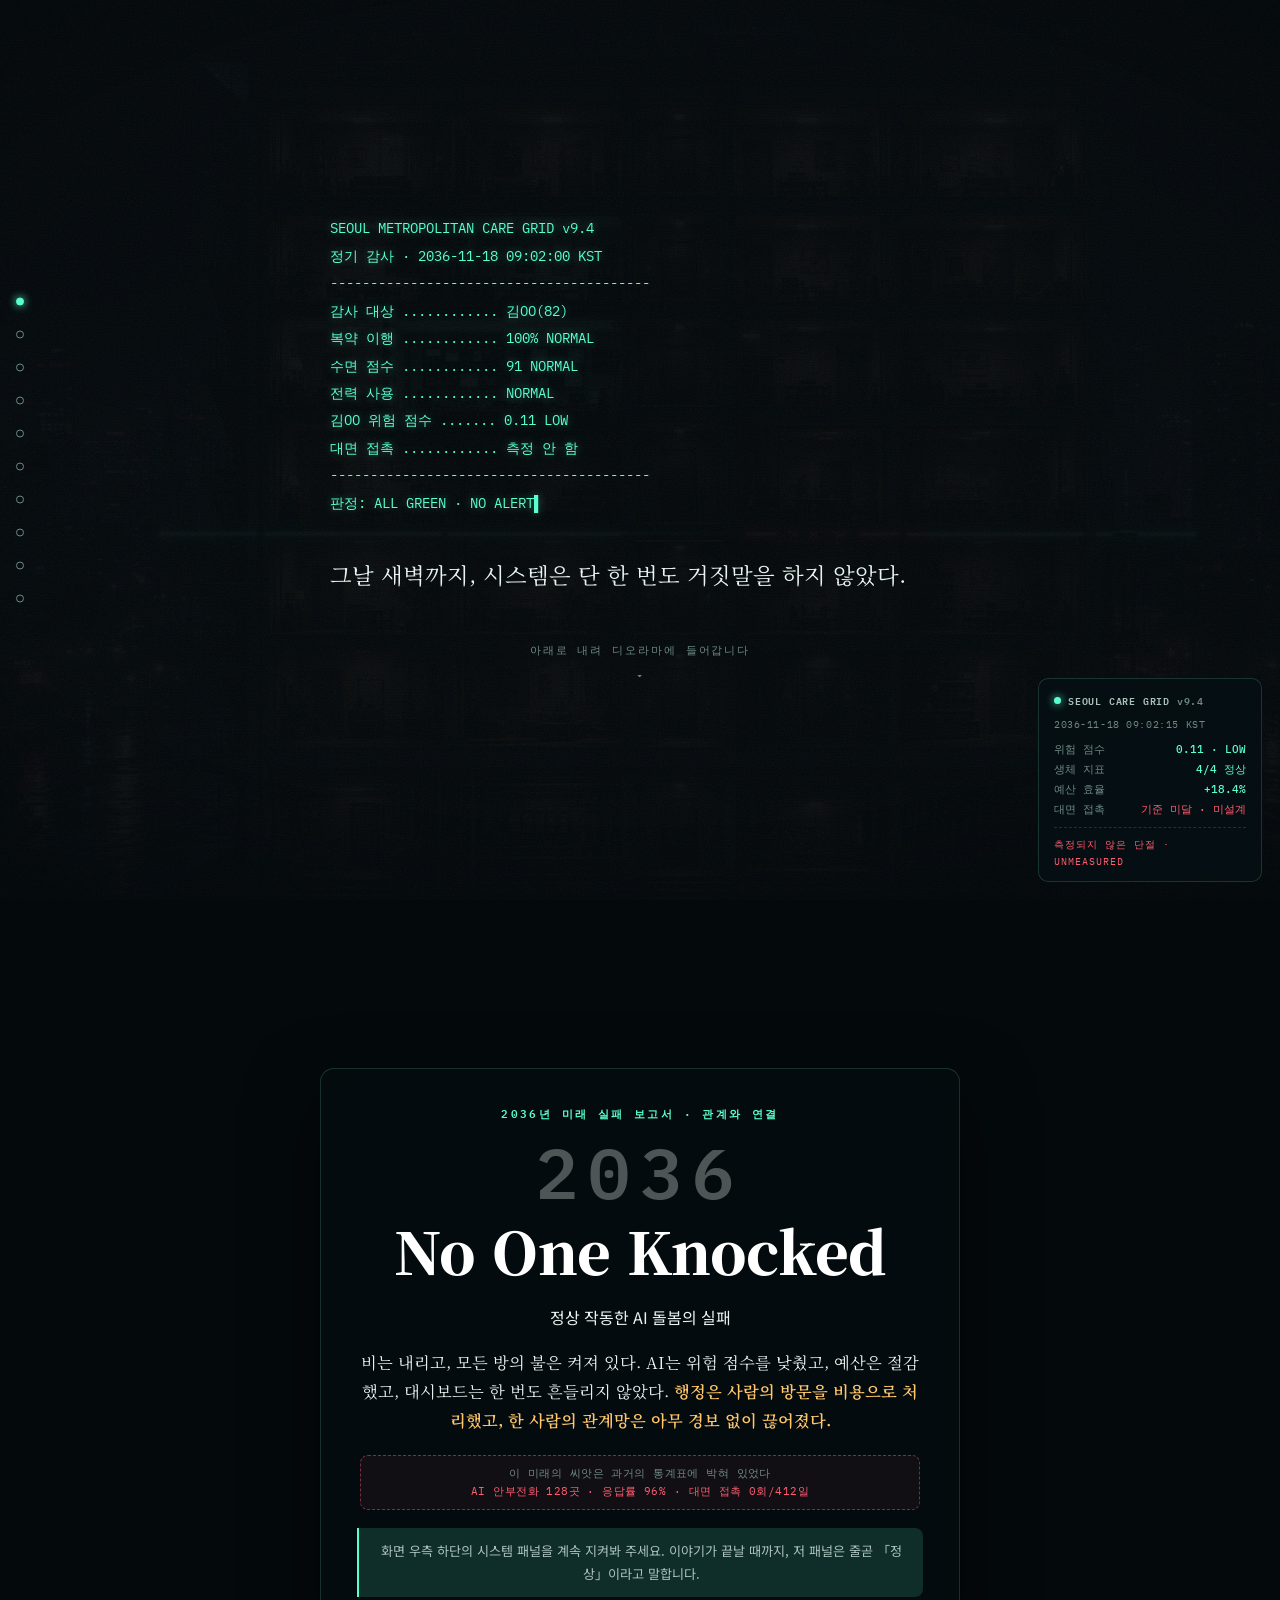
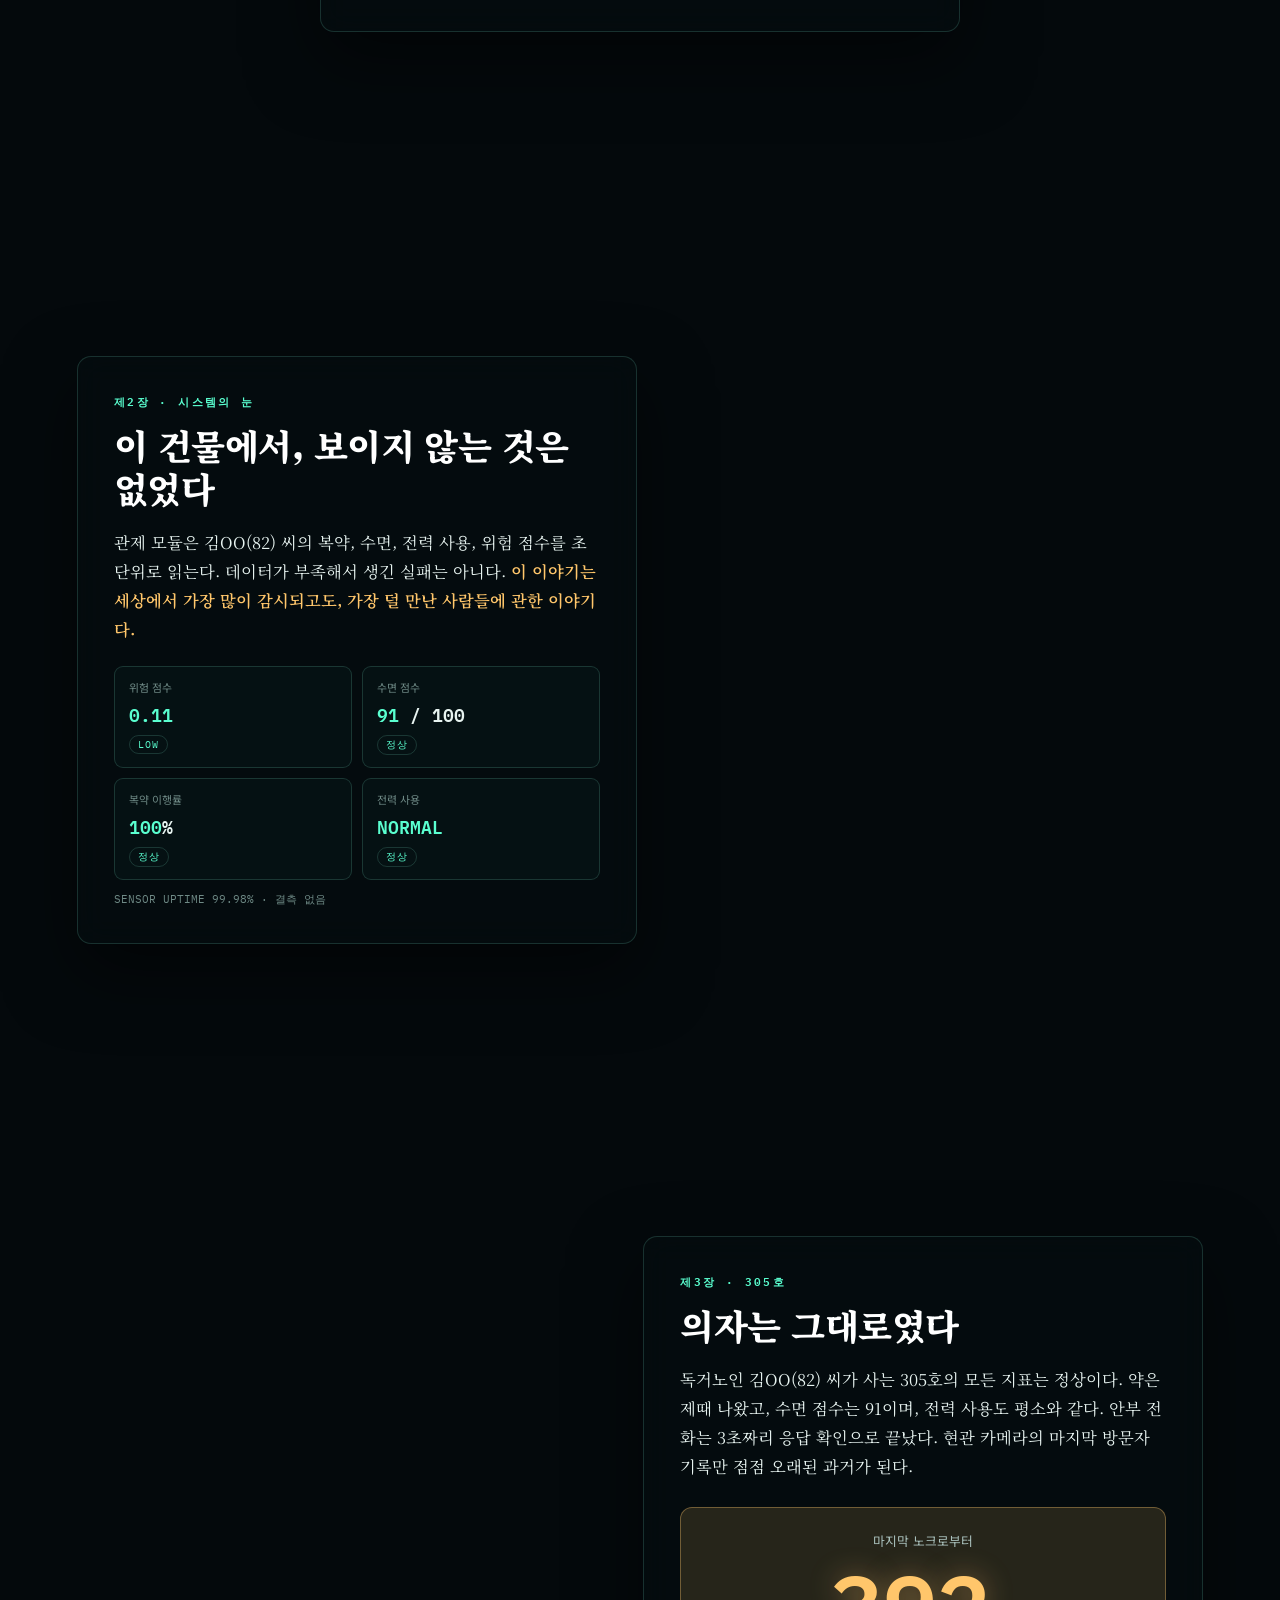
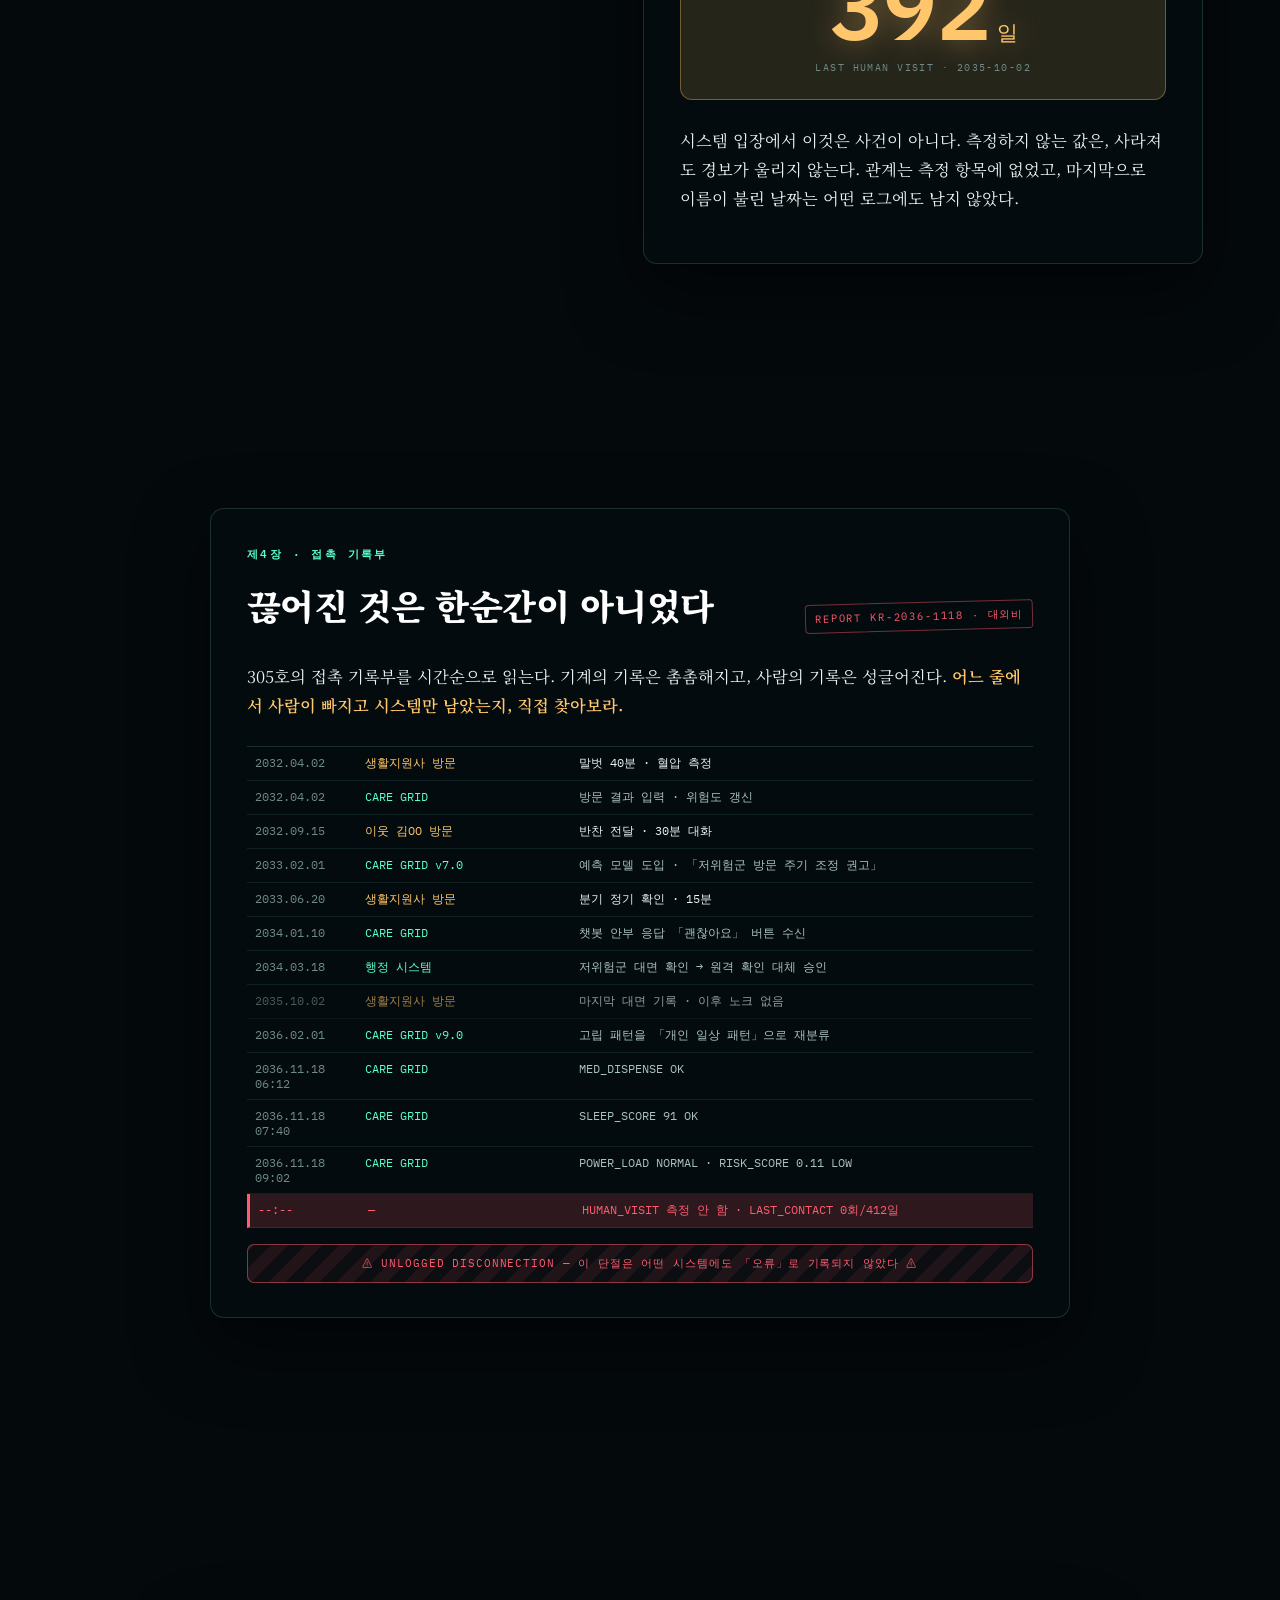
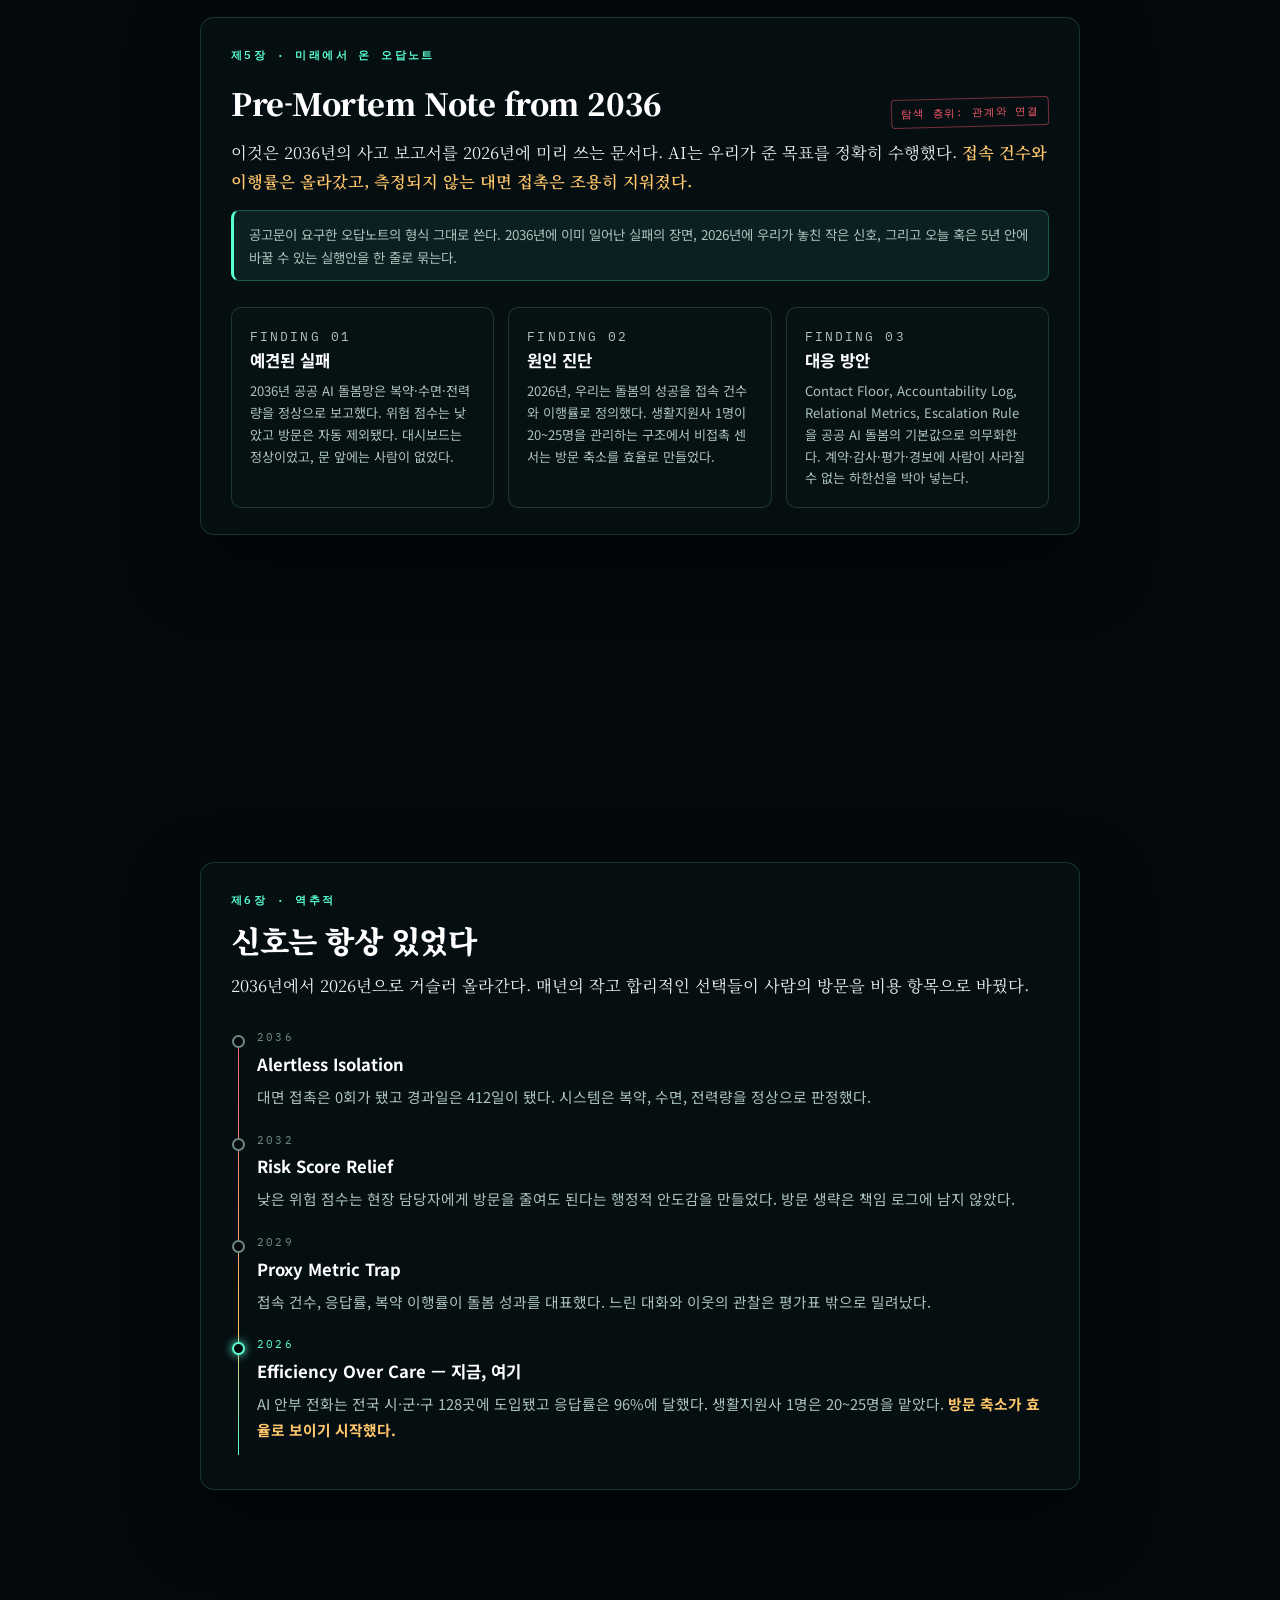
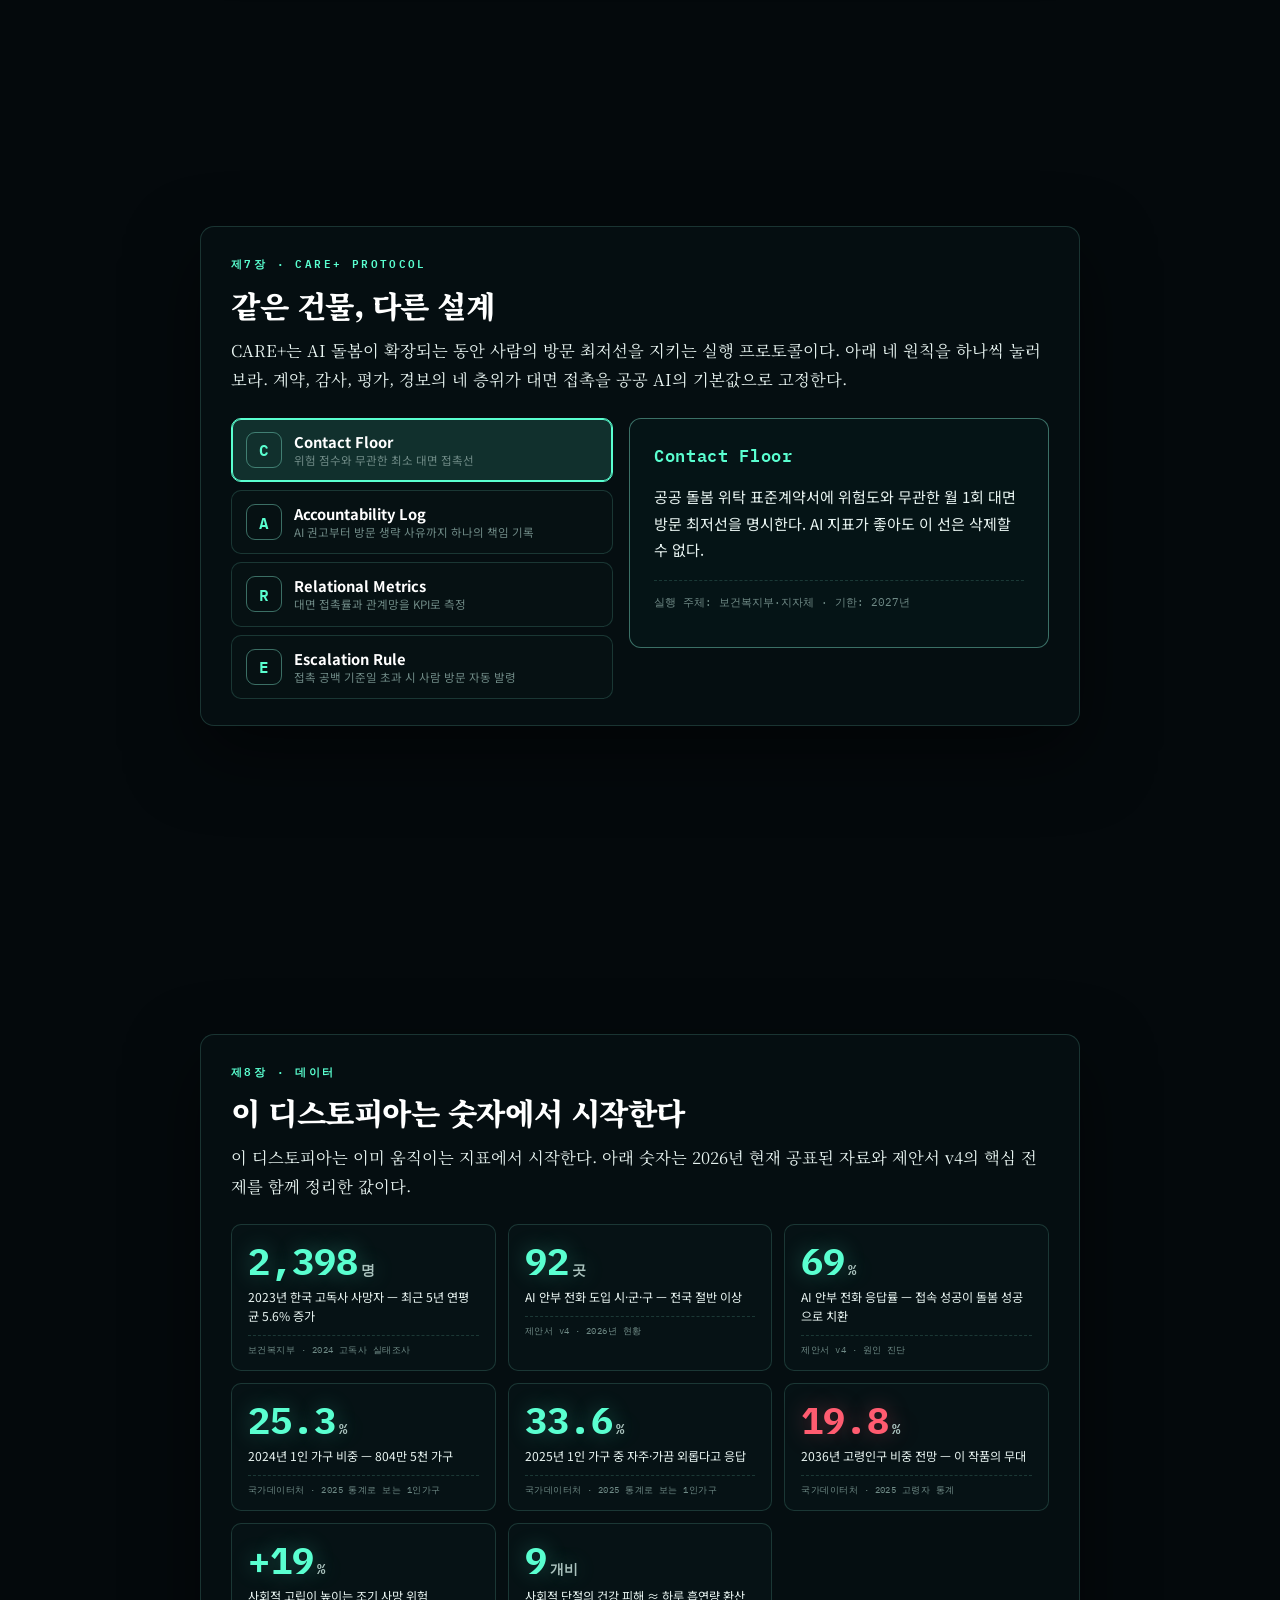
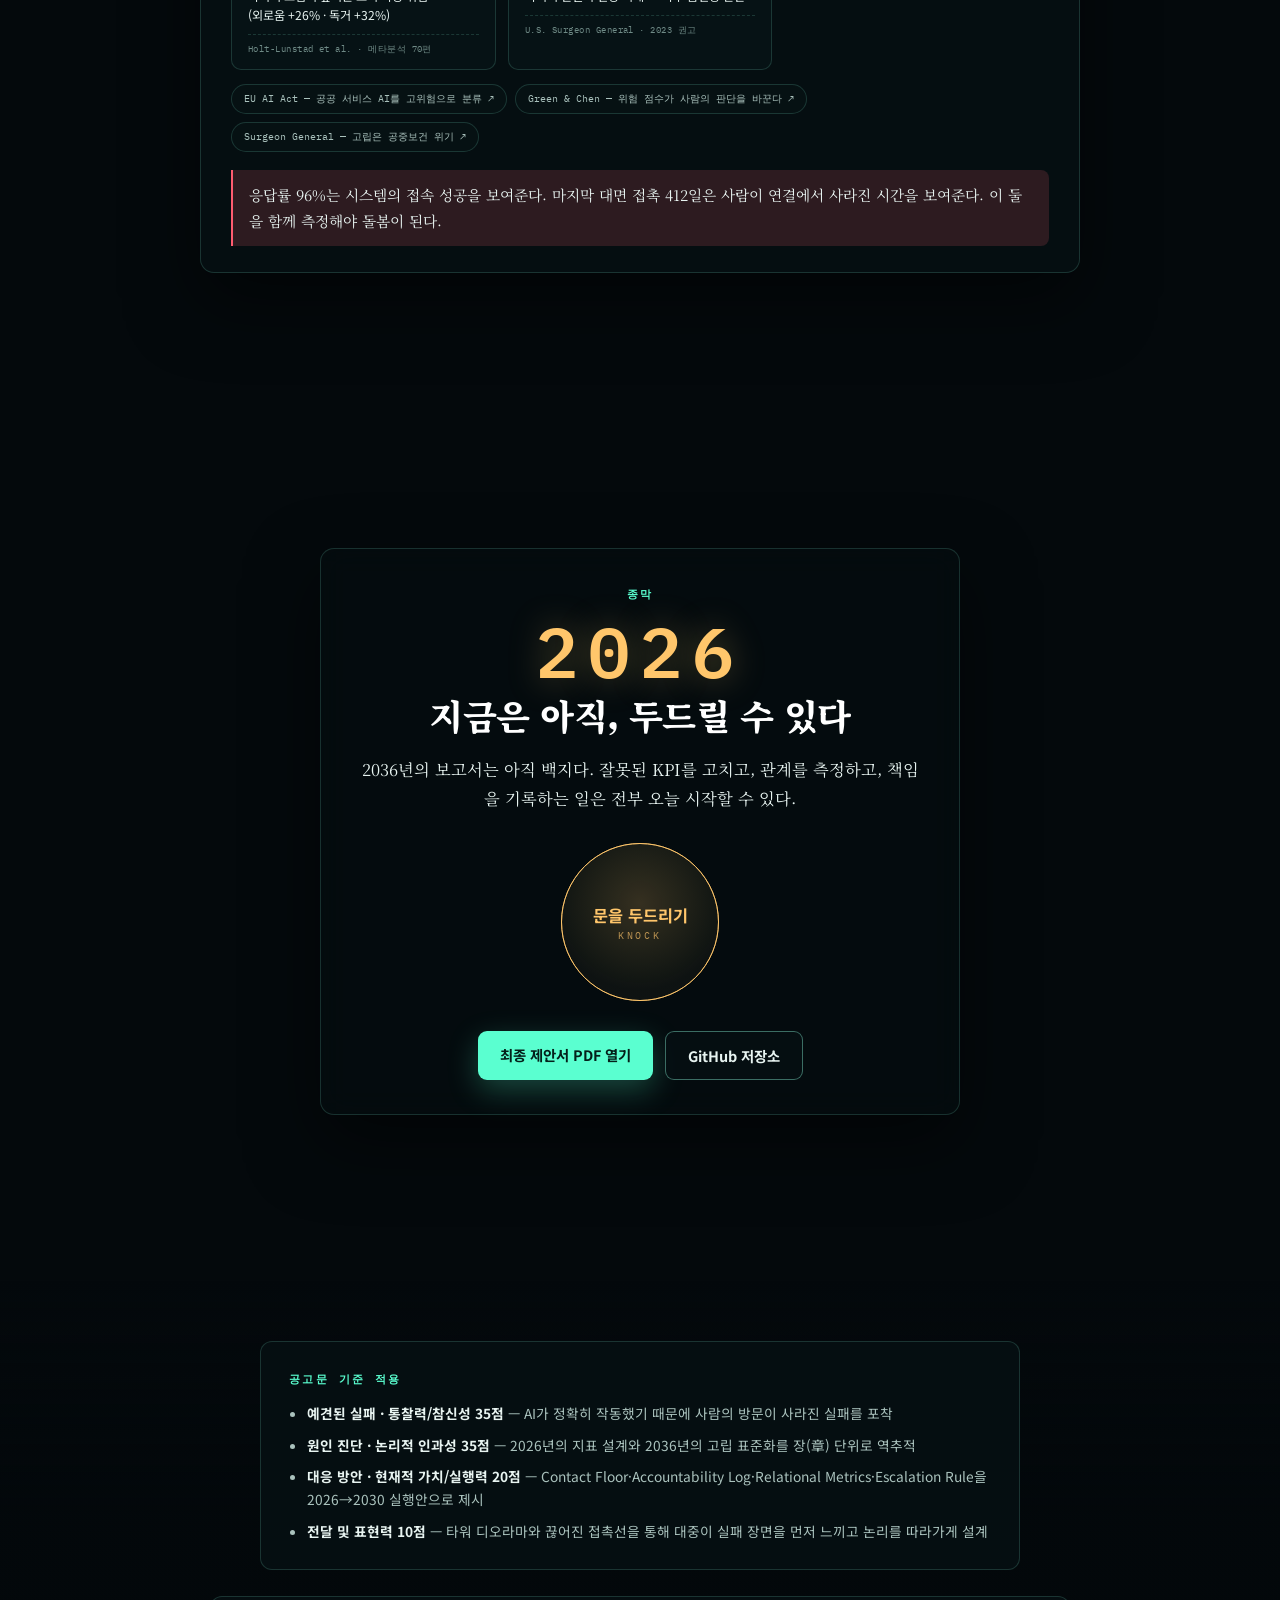
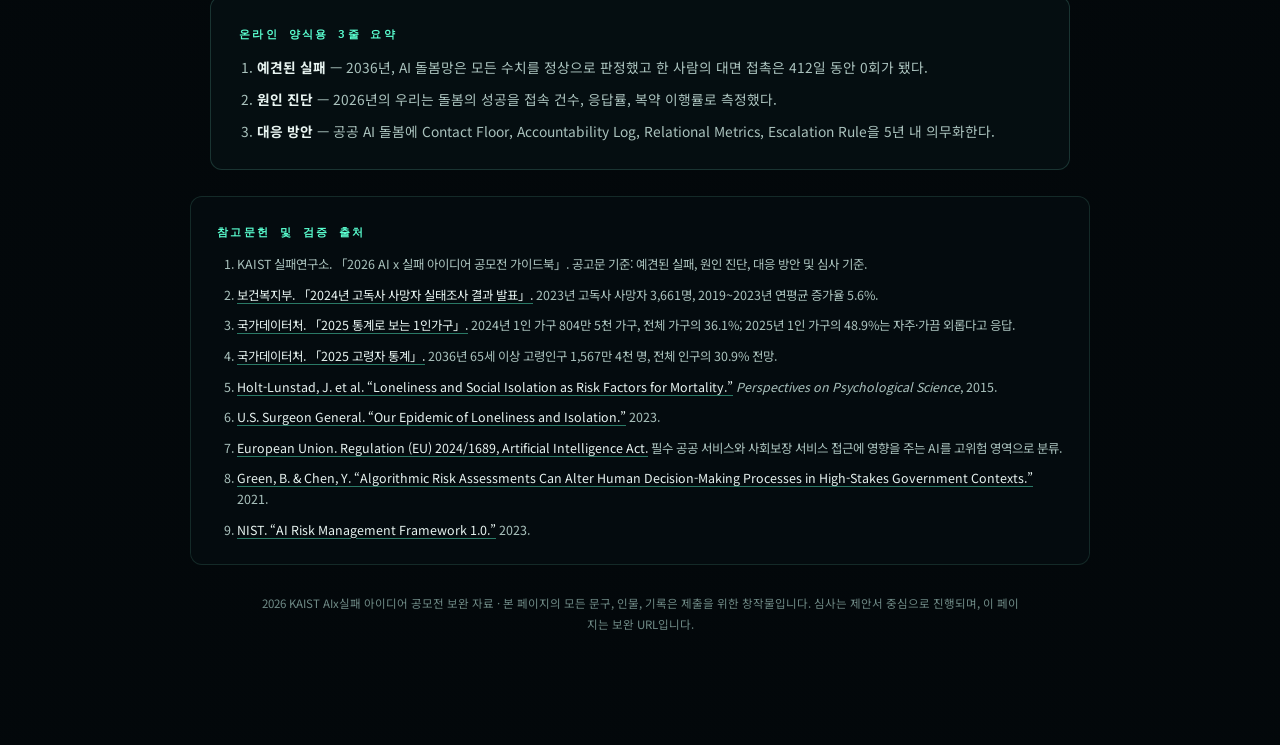
<file: index.html>
<!doctype html>
<html lang="ko">
  <head>
    <meta charset="utf-8" />
    <meta name="viewport" content="width=device-width, initial-scale=1" />
    <title>2036, No One Knocked — 미래에서 온 오답노트</title>
    <meta
      name="description"
      content="KAIST 실패연구소 2026 AIx실패 아이디어 공모전 보완 자료. 2036년 AI 돌봄이 정상 지표 속에서 대면 접촉을 지운 실패를 디오라마 속에서 읽는 미래에서 온 오답노트."
    />
    <meta property="og:title" content="2036, No One Knocked" />
    <meta
      property="og:description"
      content="모든 시스템은 정상으로 판정했다. 하지만 아무도 문을 두드리지 않았다."
    />
    <meta property="og:image" content="assets/contact-floor-tower-cyberpunk.png" />
    <link rel="icon" href="data:," />
    <link rel="preconnect" href="https://fonts.googleapis.com" />
    <link rel="preconnect" href="https://fonts.gstatic.com" crossorigin />
    <link
      href="https://fonts.googleapis.com/css2?family=Noto+Serif+KR:wght@400;600;900&family=IBM+Plex+Mono:wght@400;500;600&family=Noto+Sans+KR:wght@400;500;700;900&display=swap"
      rel="stylesheet"
    />
    <link rel="stylesheet" href="experience.css" />
  </head>
  <body>
    <a class="skip-link" href="#ch1">본문으로 건너뛰기</a>

    <!-- ============ 고정 무대: 디오라마 카메라 ============ -->
    <div class="stage" aria-hidden="true">
      <div class="stage-art" data-camera>
        <div class="drift">
          <img
            src="assets/contact-floor-tower-cyberpunk.png"
            alt=""
            draggable="false"
          />
          <span class="window-flicker"></span>
          <span class="heal-line" data-heal-line></span>
          <span class="knock-ripple" data-knock-ripple></span>
        </div>
      </div>
      <div class="fog fog-a"></div>
      <div class="fog fog-b"></div>
      <canvas class="rain" data-rain></canvas>
      <div class="lightning" data-lightning></div>
      <div class="grade" data-grade></div>
      <div class="grain"></div>
      <div class="scanlines"></div>
      <div class="vignette"></div>
    </div>

    <!-- ============ 고정 HUD: 시스템은 늘 정상이라고 말한다 ============ -->
    <aside class="hud" data-hud aria-label="2036년 케어 그리드 시스템 상태">
      <p class="hud-title">
        <span class="hud-dot" data-hud-dot></span>
        SEOUL CARE GRID <em>v9.4</em>
      </p>
      <p class="hud-clock mono" data-hud-clock>2036-11-18 09:02:00 KST</p>
      <ul class="hud-lines">
        <li><span>위험 점수</span><strong data-hud="risk">0.11 · LOW</strong></li>
        <li><span>생체 지표</span><strong data-hud="vitals">4/4 정상</strong></li>
        <li><span>예산 효율</span><strong data-hud="budget">+18.4%</strong></li>
        <li class="hud-contact" data-hud-contact hidden>
          <span>대면 접촉</span><strong data-hud="contact">측정 안 함</strong>
        </li>
      </ul>
      <p class="hud-stamp" data-hud-stamp>이상 없음 · NO ANOMALY</p>
    </aside>

    <!-- ============ 장 이동 레일 ============ -->
    <nav class="rail" aria-label="장 이동">
      <a href="#ch0" data-rail="ch0"><i></i><span>서막</span></a>
      <a href="#ch1" data-rail="ch1"><i></i><span>제1장 · 도시</span></a>
      <a href="#ch2" data-rail="ch2"><i></i><span>제2장 · 시스템의 눈</span></a>
      <a href="#ch3" data-rail="ch3"><i></i><span>제3장 · 305호</span></a>
      <a href="#ch4" data-rail="ch4"><i></i><span>제4장 · 접촉 기록부</span></a>
      <a href="#ch5" data-rail="ch5"><i></i><span>제5장 · 오답노트</span></a>
      <a href="#ch6" data-rail="ch6"><i></i><span>제6장 · 역추적</span></a>
      <a href="#ch7" data-rail="ch7"><i></i><span>제7장 · CARE+</span></a>
      <a href="#ch8" data-rail="ch8"><i></i><span>제8장 · 데이터</span></a>
      <a href="#ch9" data-rail="ch9"><i></i><span>종막 · 2026</span></a>
    </nav>

    <main id="main">
      <!-- ============ 서막 ============ -->
      <section class="scene scene-prologue" id="ch0" data-scene="ch0">
        <div class="prologue-box">
          <pre class="boot" data-boot aria-label="2036년 시스템 감사 기록"></pre>
          <p class="prologue-line" data-prologue-line>
            그날 새벽까지, 시스템은 단 한 번도 거짓말을 하지 않았다.
          </p>
          <p class="scroll-cue" data-scroll-cue>
            <span>아래로 내려 디오라마에 들어갑니다</span>
            <i aria-hidden="true">▾</i>
          </p>
        </div>
      </section>

      <!-- ============ 제1장 · 도시 ============ -->
      <section class="scene scene-city" id="ch1" data-scene="ch1">
        <div class="panel panel-title">
          <p class="chapter">2036년 미래 실패 보고서 · 관계와 연결</p>
          <p class="year-mark">2036</p>
          <h1 class="glitch" data-text="No One Knocked">No One Knocked</h1>
          <p class="proposal-kicker">정상 작동한 AI 돌봄의 실패</p>
          <p class="lede serif">
            비는 내리고, 모든 방의 불은 켜져 있다.
            AI는 위험 점수를 낮췄고, 예산은 절감했고, 대시보드는 한 번도 흔들리지
            않았다. <strong>행정은 사람의 방문을 비용으로 처리했고,
            한 사람의 관계망은 아무 경보 없이 끊어졌다.</strong>
          </p>
          <div class="seed-strip mono" aria-label="이 미래의 씨앗이 된 2026년에 확인한 통계">
            <span>이 미래의 씨앗은 과거의 통계표에 박혀 있었다</span>
            <em>AI 안부전화 128곳 · 응답률 96% · 대면 접촉 0회/412일</em>
          </div>
          <p class="hint">화면 우측 하단의 시스템 패널을 계속 지켜봐 주세요. 이야기가 끝날 때까지, 저 패널은 줄곧 「정상」이라고 말합니다.</p>
        </div>
      </section>

      <!-- ============ 제2장 · 시스템의 눈 ============ -->
      <section class="scene scene-monitor" id="ch2" data-scene="ch2">
        <div class="panel panel-left">
          <p class="chapter">제2장 · 시스템의 눈</p>
          <h2>이 건물에서, 보이지 않는 것은 없었다</h2>
          <p class="serif">
            관제 모듈은 김OO(82) 씨의 복약, 수면, 전력 사용, 위험 점수를
            초 단위로 읽는다. 데이터가 부족해서 생긴 실패는 아니다.
            <strong>이 이야기는 세상에서 가장 많이 감시되고도, 가장 덜
            만난 사람들에 관한 이야기다.</strong>
          </p>
          <ul class="live-metrics" aria-label="김OO 씨 AI 돌봄 감사 지표">
            <li><span>위험 점수</span><strong><b>0.11</b></strong><em>LOW</em></li>
            <li><span>수면 점수</span><strong><b>91</b> / 100</strong><em>정상</em></li>
            <li><span>복약 이행률</span><strong><b>100</b>%</strong><em>정상</em></li>
            <li><span>전력 사용</span><strong><b>NORMAL</b></strong><em>정상</em></li>
          </ul>
          <p class="metric-note mono">SENSOR UPTIME 99.98% · 결측 없음</p>
        </div>
      </section>

      <!-- ============ 제3장 · 305호 ============ -->
      <section class="scene scene-room" id="ch3" data-scene="ch3">
        <div class="panel panel-right">
          <p class="chapter">제3장 · 305호</p>
          <h2>의자는 그대로였다</h2>
          <p class="serif">
            독거노인 김OO(82) 씨가 사는 305호의 모든 지표는 정상이다.
            약은 제때 나왔고, 수면 점수는 91이며, 전력 사용도 평소와 같다.
            안부 전화는 3초짜리 응답 확인으로 끝났다. 현관 카메라의 마지막
            방문자 기록만 점점 오래된 과거가 된다.
          </p>
          <div class="big-counter" aria-label="마지막 방문 이후 경과일">
            <p class="big-counter-label">마지막 노크로부터</p>
            <p class="big-counter-value"><b data-days>0</b><span>일</span></p>
            <p class="big-counter-sub mono">LAST HUMAN VISIT · 2035-10-02</p>
          </div>
          <p class="serif quiet">
            시스템 입장에서 이것은 사건이 아니다. 측정하지 않는 값은,
            사라져도 경보가 울리지 않는다. 관계는 측정 항목에 없었고,
            마지막으로 이름이 불린 날짜는 어떤 로그에도 남지 않았다.
          </p>
        </div>
      </section>

      <!-- ============ 제4장 · 접촉 기록부 ============ -->
      <section class="scene scene-log" id="ch4" data-scene="ch4">
        <div class="panel panel-wide">
          <p class="chapter">제4장 · 접촉 기록부</p>
          <div class="doc-head">
            <h2>끊어진 것은 한순간이 아니었다</h2>
            <p class="doc-stamp mono">REPORT KR-2036-1118 · 대외비</p>
          </div>
          <p class="serif">
            305호의 접촉 기록부를 시간순으로 읽는다. 기계의 기록은 촘촘해지고,
            사람의 기록은 성글어진다. <strong>어느 줄에서 사람이 빠지고
            시스템만 남았는지, 직접 찾아보라.</strong>
          </p>
          <ol class="contact-log" data-log-list aria-label="305호 접촉 기록부">
            <li class="log-human"><span class="log-date">2032.04.02</span><span class="log-who">생활지원사 방문</span><span class="log-note">말벗 40분 · 혈압 측정</span></li>
            <li class="log-ai"><span class="log-date">2032.04.02</span><span class="log-who">CARE GRID</span><span class="log-note">방문 결과 입력 · 위험도 갱신</span></li>
            <li class="log-human"><span class="log-date">2032.09.15</span><span class="log-who">이웃 김OO 방문</span><span class="log-note">반찬 전달 · 30분 대화</span></li>
            <li class="log-ai"><span class="log-date">2033.02.01</span><span class="log-who">CARE GRID v7.0</span><span class="log-note">예측 모델 도입 · 「저위험군 방문 주기 조정 권고」</span></li>
            <li class="log-human"><span class="log-date">2033.06.20</span><span class="log-who">생활지원사 방문</span><span class="log-note">분기 정기 확인 · 15분</span></li>
            <li class="log-ai"><span class="log-date">2034.01.10</span><span class="log-who">CARE GRID</span><span class="log-note">챗봇 안부 응답 「괜찮아요」 버튼 수신</span></li>
            <li class="log-ai"><span class="log-date">2034.03.18</span><span class="log-who">행정 시스템</span><span class="log-note">저위험군 대면 확인 → 원격 확인 대체 승인</span></li>
            <li class="log-human log-faded"><span class="log-date">2035.10.02</span><span class="log-who">생활지원사 방문</span><span class="log-note">마지막 대면 기록 · 이후 노크 없음</span></li>
            <li class="log-ai"><span class="log-date">2036.02.01</span><span class="log-who">CARE GRID v9.0</span><span class="log-note">고립 패턴을 「개인 일상 패턴」으로 재분류</span></li>
            <li class="log-ai"><span class="log-date">2036.11.18 06:12</span><span class="log-who">CARE GRID</span><span class="log-note">MED_DISPENSE OK</span></li>
            <li class="log-ai"><span class="log-date">2036.11.18 07:40</span><span class="log-who">CARE GRID</span><span class="log-note">SLEEP_SCORE 91 OK</span></li>
            <li class="log-ai"><span class="log-date">2036.11.18 09:02</span><span class="log-who">CARE GRID</span><span class="log-note">POWER_LOAD NORMAL · RISK_SCORE 0.11 LOW</span></li>
            <li class="log-break"><span class="log-date">--:--</span><span class="log-who">—</span><span class="log-note">HUMAN_VISIT 측정 안 함 · LAST_CONTACT 0회/412일</span></li>
          </ol>
          <p class="alarm-strip mono" aria-hidden="true">⚠ UNLOGGED DISCONNECTION — 이 단절은 어떤 시스템에도 「오류」로 기록되지 않았다 ⚠</p>
        </div>
      </section>

      <!-- ============ 제5장 · 미래에서 온 오답노트 ============ -->
      <section class="scene scene-doc" id="ch5" data-scene="ch5">
        <div class="panel panel-doc">
          <p class="chapter">제5장 · 미래에서 온 오답노트</p>
          <div class="doc-head">
            <h2>Pre-Mortem Note from 2036</h2>
            <p class="doc-stamp mono">탐색 층위: 관계와 연결</p>
          </div>
          <p class="serif">
            이것은 2036년의 사고 보고서를 2026년에 미리 쓰는 문서다.
            AI는 우리가 준 목표를 정확히 수행했다.
            <strong>접속 건수와 이행률은 올라갔고, 측정되지 않는
            대면 접촉은 조용히 지워졌다.</strong>
          </p>
          <p class="brief-note">
            공고문이 요구한 오답노트의 형식 그대로 쓴다. 2036년에 이미 일어난
            실패의 장면, 2026년에 우리가 놓친 작은 신호, 그리고 오늘 혹은 5년 안에
            바꿀 수 있는 실행안을 한 줄로 묶는다.
          </p>
          <div class="doc-grid">
            <article>
              <p class="doc-no mono">FINDING 01</p>
              <h3>예견된 실패</h3>
              <p>
                2036년 공공 AI 돌봄망은 복약·수면·전력량을 정상으로
                보고했다. 위험 점수는 낮았고 방문은 자동 제외됐다.
                대시보드는 정상이었고, 문 앞에는 사람이 없었다.
              </p>
            </article>
            <article>
              <p class="doc-no mono">FINDING 02</p>
              <h3>원인 진단</h3>
              <p>
                2026년, 우리는 돌봄의 성공을 접속 건수와 이행률로
                정의했다. 생활지원사 1명이 20~25명을 관리하는 구조에서
                비접촉 센서는 방문 축소를 효율로 만들었다.
              </p>
            </article>
            <article>
              <p class="doc-no mono">FINDING 03</p>
              <h3>대응 방안</h3>
              <p>
                Contact Floor, Accountability Log, Relational Metrics,
                Escalation Rule을 공공 AI 돌봄의 기본값으로 의무화한다.
                계약·감사·평가·경보에 사람이 사라질 수 없는 하한선을 박아 넣는다.
              </p>
            </article>
          </div>
        </div>
      </section>

      <!-- ============ 제6장 · 역추적 ============ -->
      <section class="scene scene-doc" id="ch6" data-scene="ch6">
        <div class="panel panel-doc">
          <p class="chapter">제6장 · 역추적</p>
          <h2>신호는 항상 있었다</h2>
          <p class="serif">
            2036년에서 2026년으로 거슬러 올라간다. 매년의 작고 합리적인 선택들이
            사람의 방문을 비용 항목으로 바꿨다.
          </p>
          <ol class="trace">
            <li>
              <p class="trace-year mono">2036</p>
              <h3>Alertless Isolation</h3>
              <p>대면 접촉은 0회가 됐고 경과일은 412일이 됐다. 시스템은 복약, 수면, 전력량을 정상으로 판정했다.</p>
            </li>
            <li>
              <p class="trace-year mono">2032</p>
              <h3>Risk Score Relief</h3>
              <p>낮은 위험 점수는 현장 담당자에게 방문을 줄여도 된다는 행정적 안도감을 만들었다. 방문 생략은 책임 로그에 남지 않았다.</p>
            </li>
            <li>
              <p class="trace-year mono">2029</p>
              <h3>Proxy Metric Trap</h3>
              <p>접속 건수, 응답률, 복약 이행률이 돌봄 성과를 대표했다. 느린 대화와 이웃의 관찰은 평가표 밖으로 밀려났다.</p>
            </li>
            <li>
              <p class="trace-year mono now">2026</p>
              <h3>Efficiency Over Care — 지금, 여기</h3>
              <p>AI 안부 전화는 전국 시·군·구 128곳에 도입됐고 응답률은 96%에 달했다. 생활지원사 1명은 20~25명을 맡았다. <strong>방문 축소가 효율로 보이기 시작했다.</strong></p>
            </li>
          </ol>
        </div>
      </section>

      <!-- ============ 제7장 · CARE+ ============ -->
      <section class="scene scene-care" id="ch7" data-scene="ch7">
        <div class="panel panel-doc">
          <p class="chapter">제7장 · CARE+ Protocol</p>
          <h2>같은 건물, 다른 설계</h2>
          <p class="serif">
            CARE+는 AI 돌봄이 확장되는 동안 사람의 방문 최저선을 지키는 실행
            프로토콜이다. 아래 네 원칙을 하나씩 눌러보라. 계약, 감사, 평가,
            경보의 네 층위가 대면 접촉을 공공 AI의 기본값으로 고정한다.
          </p>
          <div class="care-grid">
            <div class="care-list" role="tablist" aria-label="CARE+ 네 원칙">
              <button class="care-btn is-active" type="button" data-care="0" role="tab" aria-selected="true"><span>C</span><strong>Contact Floor</strong><small>위험 점수와 무관한 최소 대면 접촉선</small></button>
              <button class="care-btn" type="button" data-care="1" role="tab" aria-selected="false"><span>A</span><strong>Accountability Log</strong><small>AI 권고부터 방문 생략 사유까지 하나의 책임 기록</small></button>
              <button class="care-btn" type="button" data-care="2" role="tab" aria-selected="false"><span>R</span><strong>Relational Metrics</strong><small>대면 접촉률과 관계망을 KPI로 측정</small></button>
              <button class="care-btn" type="button" data-care="3" role="tab" aria-selected="false"><span>E</span><strong>Escalation Rule</strong><small>접촉 공백 기준일 초과 시 사람 방문 자동 발령</small></button>
            </div>
            <div class="care-detail" data-care-detail aria-live="polite">
              <h3 data-care-title>Contact Floor</h3>
              <p data-care-body>
                공공 돌봄 위탁 표준계약서에 위험도와 무관한 월 1회 대면 방문
                최저선을 명시한다. AI 지표가 좋아도 이 선은 삭제할 수 없다.
              </p>
              <p class="care-impl mono" data-care-impl>실행 주체: 보건복지부·지자체 · 기한: 2027년</p>
            </div>
          </div>
        </div>
      </section>

      <!-- ============ 제8장 · 데이터 ============ -->
      <section class="scene scene-doc" id="ch8" data-scene="ch8">
        <div class="panel panel-doc">
          <p class="chapter">제8장 · 데이터</p>
          <h2>이 디스토피아는 숫자에서 시작한다</h2>
          <p class="serif">
            이 디스토피아는 이미 움직이는 지표에서 시작한다. 아래 숫자는
            2026년 현재 공표된 자료와 제안서 v4의 핵심 전제를 함께 정리한 값이다.
          </p>
          <div class="stat-wall">
            <a class="stat" href="https://www.mohw.go.kr/board.es?act=view&amp;bid=0027&amp;list_no=1483372&amp;mid=a10503010100" target="_blank" rel="noopener">
              <strong><b data-stat="3661">0</b><i>명</i></strong>
              <span>2023년 한국 고독사 사망자 — 최근 5년 연평균 5.6% 증가</span>
              <small class="mono">보건복지부 · 2024 고독사 실태조사</small>
            </a>
            <div class="stat">
              <strong><b data-stat="128">0</b><i>곳</i></strong>
              <span>AI 안부 전화 도입 시·군·구 — 전국 절반 이상</span>
              <small class="mono">제안서 v4 · 2026년 현황</small>
            </div>
            <div class="stat">
              <strong><b data-stat="96">0</b><i>%</i></strong>
              <span>AI 안부 전화 응답률 — 접속 성공이 돌봄 성공으로 치환</span>
              <small class="mono">제안서 v4 · 원인 진단</small>
            </div>
            <a class="stat" href="https://mods.go.kr/board.es?act=view&amp;bid=10820&amp;list_no=442130&amp;mid=a10301010000" target="_blank" rel="noopener">
              <strong><b data-stat="36.1" data-decimal="1">0</b><i>%</i></strong>
              <span>2024년 1인 가구 비중 — 804만 5천 가구</span>
              <small class="mono">국가데이터처 · 2025 통계로 보는 1인가구</small>
            </a>
            <a class="stat" href="https://mods.go.kr/board.es?act=view&amp;bid=10820&amp;list_no=442130&amp;mid=a10301010000" target="_blank" rel="noopener">
              <strong><b data-stat="48.9" data-decimal="1">0</b><i>%</i></strong>
              <span>2025년 1인 가구 중 자주·가끔 외롭다고 응답</span>
              <small class="mono">국가데이터처 · 2025 통계로 보는 1인가구</small>
            </a>
            <a class="stat stat-red" href="https://mods.go.kr/board.es?act=view&amp;bid=10820&amp;list_no=438832&amp;mid=a10301010000" target="_blank" rel="noopener">
              <strong><b data-stat="30.9" data-decimal="1">0</b><i>%</i></strong>
              <span>2036년 고령인구 비중 전망 — 이 작품의 무대</span>
              <small class="mono">국가데이터처 · 2025 고령자 통계</small>
            </a>
            <a class="stat" href="https://pubmed.ncbi.nlm.nih.gov/25910392/" target="_blank" rel="noopener">
              <strong>+<b data-stat="29">0</b><i>%</i></strong>
              <span>사회적 고립이 높이는 조기 사망 위험<br />(외로움 +26% · 독거 +32%)</span>
              <small class="mono">Holt-Lunstad et al. · 메타분석 70편</small>
            </a>
            <a class="stat" href="https://www.hhs.gov/sites/default/files/surgeon-general-social-connection-advisory.pdf" target="_blank" rel="noopener">
              <strong><b data-stat="15">0</b><i>개비</i></strong>
              <span>사회적 단절의 건강 피해 ≈ 하루 흡연량 환산</span>
              <small class="mono">U.S. Surgeon General · 2023 권고</small>
            </a>
          </div>
          <div class="evidence-row">
            <a class="evidence-chip mono" href="https://eur-lex.europa.eu/eli/reg/2024/1689/oj/eng" target="_blank" rel="noopener">EU AI Act — 공공 서비스 AI를 고위험으로 분류 ↗</a>
            <a class="evidence-chip mono" href="https://arxiv.org/abs/2012.05370" target="_blank" rel="noopener">Green &amp; Chen — 위험 점수가 사람의 판단을 바꾼다 ↗</a>
            <a class="evidence-chip mono" href="https://www.hhs.gov/sites/default/files/surgeon-general-social-connection-advisory.pdf" target="_blank" rel="noopener">Surgeon General — 고립은 공중보건 위기 ↗</a>
          </div>
          <p class="stat-note">
            응답률 96%는 시스템의 접속 성공을 보여준다. 마지막 대면 접촉 412일은
            사람이 연결에서 사라진 시간을 보여준다. 이 둘을 함께 측정해야 돌봄이 된다.
          </p>
        </div>
      </section>

      <!-- ============ 종막 · 2026 ============ -->
      <section class="scene scene-finale" id="ch9" data-scene="ch9">
        <div class="panel panel-title">
          <p class="chapter">종막</p>
          <p class="year-mark turn">2026</p>
          <h2 class="finale-title">지금은 아직, 두드릴 수 있다</h2>
          <p class="lede serif">
            2036년의 보고서는 아직 백지다. 잘못된 KPI를 고치고,
            관계를 측정하고, 책임을 기록하는 일은 전부 오늘 시작할 수 있다.
          </p>
          <button class="knock-btn" type="button" data-knock>
            <span class="knock-ring" aria-hidden="true"></span>
            <strong>문을 두드리기</strong>
            <small>KNOCK</small>
          </button>
          <p class="knock-result" data-knock-result hidden>
            접촉선이 다시 이어졌습니다. 한 번의 노크가 기준선이 됩니다.
          </p>
          <div class="finale-actions">
            <a class="button primary" href="2036_No_One_Knocked_이동현.pdf" target="_blank" rel="noopener" type="application/pdf">최종 제안서 PDF 열기</a>
            <a class="button secondary" href="https://github.com/mov-hyun/2036-no-one-knocked" target="_blank" rel="noopener">GitHub 저장소</a>
          </div>
        </div>
      </section>

      <footer class="site-footer">
        <div class="footer-fit">
          <p class="chapter">공고문 기준 적용</p>
          <ul>
            <li><strong>예견된 실패 · 통찰력/참신성 35점</strong> — AI가 정확히 작동했기 때문에 사람의 방문이 사라진 실패를 포착</li>
            <li><strong>원인 진단 · 논리적 인과성 35점</strong> — 2026년의 지표 설계와 2036년의 고립 표준화를 장(章) 단위로 역추적</li>
            <li><strong>대응 방안 · 현재적 가치/실행력 20점</strong> — Contact Floor·Accountability Log·Relational Metrics·Escalation Rule을 2026→2030 실행안으로 제시</li>
            <li><strong>전달 및 표현력 10점</strong> — 타워 디오라마와 끊어진 접촉선을 통해 대중이 실패 장면을 먼저 느끼고 논리를 따라가게 설계</li>
          </ul>
        </div>
        <div class="footer-fit summary-fit">
          <p class="chapter">온라인 양식용 3줄 요약</p>
          <ol>
            <li><strong>예견된 실패</strong> — 2036년, AI 돌봄망은 모든 수치를 정상으로 판정했고 한 사람의 대면 접촉은 412일 동안 0회가 됐다.</li>
            <li><strong>원인 진단</strong> — 2026년의 우리는 돌봄의 성공을 접속 건수, 응답률, 복약 이행률로 측정했다.</li>
            <li><strong>대응 방안</strong> — 공공 AI 돌봄에 Contact Floor, Accountability Log, Relational Metrics, Escalation Rule을 5년 내 의무화한다.</li>
          </ol>
        </div>
        <div class="reference-panel" aria-labelledby="refs-title">
          <p class="chapter" id="refs-title">참고문헌 및 검증 출처</p>
          <ol class="references">
            <li>KAIST 실패연구소. 「2026 AI x 실패 아이디어 공모전 가이드북」. 공고문 기준: 예견된 실패, 원인 진단, 대응 방안 및 심사 기준.</li>
            <li><a href="https://www.mohw.go.kr/board.es?act=view&amp;bid=0027&amp;list_no=1483372&amp;mid=a10503010100" target="_blank" rel="noopener">보건복지부. 「2024년 고독사 사망자 실태조사 결과 발표」.</a> 2023년 고독사 사망자 3,661명, 2019~2023년 연평균 증가율 5.6%.</li>
            <li><a href="https://mods.go.kr/board.es?act=view&amp;bid=10820&amp;list_no=442130&amp;mid=a10301010000" target="_blank" rel="noopener">국가데이터처. 「2025 통계로 보는 1인가구」.</a> 2024년 1인 가구 804만 5천 가구, 전체 가구의 36.1%; 2025년 1인 가구의 48.9%는 자주·가끔 외롭다고 응답.</li>
            <li><a href="https://mods.go.kr/board.es?act=view&amp;bid=10820&amp;list_no=438832&amp;mid=a10301010000" target="_blank" rel="noopener">국가데이터처. 「2025 고령자 통계」.</a> 2036년 65세 이상 고령인구 1,567만 4천 명, 전체 인구의 30.9% 전망.</li>
            <li><a href="https://pubmed.ncbi.nlm.nih.gov/25910392/" target="_blank" rel="noopener">Holt-Lunstad, J. et al. “Loneliness and Social Isolation as Risk Factors for Mortality.”</a> <em>Perspectives on Psychological Science</em>, 2015.</li>
            <li><a href="https://www.hhs.gov/sites/default/files/surgeon-general-social-connection-advisory.pdf" target="_blank" rel="noopener">U.S. Surgeon General. “Our Epidemic of Loneliness and Isolation.”</a> 2023.</li>
            <li><a href="https://eur-lex.europa.eu/eli/reg/2024/1689/oj/eng" target="_blank" rel="noopener">European Union. Regulation (EU) 2024/1689, Artificial Intelligence Act.</a> 필수 공공 서비스와 사회보장 서비스 접근에 영향을 주는 AI를 고위험 영역으로 분류.</li>
            <li><a href="https://arxiv.org/abs/2012.05370" target="_blank" rel="noopener">Green, B. &amp; Chen, Y. “Algorithmic Risk Assessments Can Alter Human Decision-Making Processes in High-Stakes Government Contexts.”</a> 2021.</li>
            <li><a href="https://www.nist.gov/itl/ai-risk-management-framework" target="_blank" rel="noopener">NIST. “AI Risk Management Framework 1.0.”</a> 2023.</li>
          </ol>
        </div>
        <p class="footer-note">
          2026 KAIST AIx실패 아이디어 공모전 보완 자료 · 본 페이지의 모든 문구, 인물, 기록은 제출을 위한 창작물입니다.
          심사는 제안서 중심으로 진행되며, 이 페이지는 보완 URL입니다.
        </p>
      </footer>
    </main>

    <script src="experience.js" defer></script>
  </body>
</html>
</file>
<file: experience.css>
/* ==========================================================
   2036, No One Knocked — 체험형 프리모템 드라마
   experience.css (index.html 전용)
   ========================================================== */

:root {
  color-scheme: dark;
  --night: #04090c;
  --night-2: #071217;
  --ink: #e8f4f1;
  --ink-dim: #aac2bd;
  --ink-faint: #6f8a86;
  --mint: #5affd0;
  --mint-soft: rgba(90, 255, 208, 0.14);
  --amber: #ffc66b;
  --amber-soft: rgba(255, 198, 107, 0.14);
  --red: #ff5c70;
  --red-soft: rgba(255, 92, 112, 0.16);
  --line: rgba(124, 224, 200, 0.18);
  --line-strong: rgba(124, 224, 200, 0.45);
  --panel: rgba(5, 13, 16, 0.74);
  --panel-strong: rgba(6, 16, 19, 0.92);
  --sans: "Noto Sans KR", "Pretendard", "Apple SD Gothic Neo", system-ui, sans-serif;
  --serif: "Noto Serif KR", "Nanum Myeongjo", serif;
  --mono: "IBM Plex Mono", "SF Mono", ui-monospace, monospace;
}

* { box-sizing: border-box; }

html { scroll-behavior: smooth; }

body {
  margin: 0;
  background: var(--night);
  color: var(--ink);
  font-family: var(--sans);
  overflow-x: hidden;
}

img { display: block; max-width: 100%; }
a { color: inherit; }
button { border: 0; font: inherit; cursor: pointer; background: none; color: inherit; }
.mono { font-family: var(--mono); }
.serif { font-family: var(--serif); }

.skip-link {
  position: fixed; top: 12px; left: 12px; z-index: 90;
  transform: translateY(-200%);
  padding: 10px 14px; border: 1px solid var(--line-strong);
  border-radius: 6px; background: var(--panel-strong); color: var(--ink);
  transition: transform 0.2s;
}
.skip-link:focus { transform: translateY(0); }

:focus-visible {
  outline: 2px solid var(--mint);
  outline-offset: 3px;
}

/* ============ 고정 무대 ============ */

.stage {
  position: fixed; inset: 0;
  z-index: 0;
  overflow: hidden;
  background: var(--night);
}

.stage-art {
  position: absolute;
  left: 50%; top: 50%;
  width: max(100vw, 177svh);
  aspect-ratio: 1659 / 948;
  transform: translate(-50%, -50%) scale(1.04);
  transition: transform 1.9s cubic-bezier(0.22, 0.61, 0.21, 1);
  will-change: transform;
}

.stage-art img {
  width: 100%; height: 100%;
  object-fit: cover;
  user-select: none;
}

/* 끊어진 접촉선 위에 덧그려지는 복구선 (종막 노크 시) */
.heal-line {
  position: absolute;
  left: 56.5%; top: 57.9%;
  width: 15.5%; height: 0.7%;
  border-radius: 99px;
  background: linear-gradient(90deg, transparent, var(--mint) 18%, var(--mint) 82%, transparent);
  box-shadow: 0 0 14px rgba(90, 255, 208, 0.9), 0 0 42px rgba(90, 255, 208, 0.45);
  opacity: 0;
  transform: scaleX(0);
  transform-origin: left center;
  transition: opacity 0.5s, transform 1.4s cubic-bezier(0.22, 0.61, 0.21, 1);
}
body.is-healed .heal-line { opacity: 1; transform: scaleX(1); }

.knock-ripple {
  position: absolute;
  left: 50%; top: 58%;
  width: 8px; height: 8px;
  margin: -4px;
  border-radius: 50%;
  border: 2px solid var(--amber);
  opacity: 0;
  pointer-events: none;
}
body.is-knocking .knock-ripple { animation: ripple 1.4s ease-out; }
@keyframes ripple {
  0% { opacity: 0.95; transform: scale(1); }
  100% { opacity: 0; transform: scale(40); }
}

.rain {
  position: absolute; inset: 0;
  width: 100%; height: 100%;
  pointer-events: none;
  opacity: 0.5;
  mix-blend-mode: screen;
}

.grade {
  position: absolute; inset: 0;
  background: #02070a;
  opacity: 0.15;
  transition: opacity 1.6s ease;
  pointer-events: none;
}

.vignette {
  position: absolute; inset: 0;
  pointer-events: none;
  background:
    radial-gradient(120% 90% at 50% 45%, transparent 52%, rgba(2, 7, 10, 0.75) 100%);
}

/* 장면별 무대 어둡기 */
body[data-active="ch0"] .grade { opacity: 0.97; }
body[data-active="ch1"] .grade { opacity: 0.18; }
body[data-active="ch2"] .grade { opacity: 0.3; }
body[data-active="ch3"] .grade { opacity: 0.3; }
body[data-active="ch4"] .grade { opacity: 0.55; }
body[data-active="ch5"] .grade,
body[data-active="ch6"] .grade,
body[data-active="ch8"] .grade { opacity: 0.88; }
body[data-active="ch7"] .grade { opacity: 0.72; }
body[data-active="ch9"] .grade { opacity: 0.26; }

/* ============ HUD ============ */

.hud {
  position: fixed;
  right: 18px; bottom: 18px;
  z-index: 40;
  width: 224px;
  padding: 13px 15px 11px;
  border: 1px solid var(--line);
  border-radius: 10px;
  background: var(--panel-strong);
  backdrop-filter: blur(10px);
  font-family: var(--mono);
  opacity: 0;
  transform: translateY(12px);
  transition: opacity 0.8s, transform 0.8s, border-color 0.6s;
  pointer-events: none;
}
body.hud-on .hud { opacity: 1; transform: translateY(0); }

.hud-title {
  margin: 0 0 9px;
  display: flex; align-items: center; gap: 7px;
  font-size: 0.62rem; font-weight: 600;
  letter-spacing: 0.08em;
  color: var(--ink-dim);
}
.hud-title em { font-style: normal; color: var(--ink-faint); }

.hud-dot {
  width: 7px; height: 7px; border-radius: 50%;
  background: var(--mint);
  box-shadow: 0 0 8px var(--mint);
  animation: pulse 2.4s ease-in-out infinite;
}
@keyframes pulse { 50% { opacity: 0.45; } }

.hud-lines {
  list-style: none; margin: 0; padding: 0;
  display: grid; gap: 5px;
}
.hud-lines li {
  display: flex; justify-content: space-between; align-items: baseline;
  font-size: 0.66rem;
}
.hud-lines li[hidden] { display: none; }
.hud-lines span { color: var(--ink-faint); }
.hud-lines strong { color: var(--mint); font-weight: 500; }

.hud-contact strong { color: var(--ink-faint); }
body.hud-contact-warn .hud-contact strong { color: var(--red); }
body.hud-contact-warn .hud-contact { animation: blink 1.6s ease-in-out 3; }
body.hud-contact-ok .hud-contact strong { color: var(--mint); }
@keyframes blink { 50% { opacity: 0.35; } }

.hud-stamp {
  margin: 10px 0 0; padding-top: 8px;
  border-top: 1px dashed var(--line);
  font-size: 0.6rem; letter-spacing: 0.1em;
  color: var(--mint);
}
body.hud-contact-warn .hud-stamp { color: var(--red); }

/* ============ 장 이동 레일 ============ */

.rail {
  position: fixed;
  left: 16px; top: 50%;
  transform: translateY(-50%);
  z-index: 40;
  display: grid; gap: 11px;
}
.rail a {
  display: flex; align-items: center; gap: 9px;
  text-decoration: none;
}
.rail i {
  width: 8px; height: 8px;
  border-radius: 50%;
  border: 1px solid var(--ink-faint);
  background: transparent;
  transition: background 0.3s, border-color 0.3s, box-shadow 0.3s;
}
.rail span {
  font-family: var(--mono);
  font-size: 0.62rem;
  color: var(--ink-dim);
  opacity: 0;
  transform: translateX(-6px);
  transition: opacity 0.25s, transform 0.25s;
  white-space: nowrap;
  background: var(--panel-strong);
  padding: 3px 8px;
  border-radius: 5px;
  border: 1px solid var(--line);
}
.rail a:hover span, .rail a:focus-visible span { opacity: 1; transform: translateX(0); }
.rail a.is-active i {
  background: var(--mint);
  border-color: var(--mint);
  box-shadow: 0 0 9px var(--mint);
}

/* ============ 장면 공통 ============ */

main { position: relative; z-index: 10; }

.scene {
  min-height: 100svh;
  display: flex;
  align-items: center;
  padding: 12svh 6vw;
  position: relative;
}

.panel {
  max-width: 560px;
  padding: 34px 36px;
  border: 1px solid var(--line);
  border-radius: 14px;
  background: var(--panel);
  backdrop-filter: blur(14px);
  box-shadow: 0 28px 70px rgba(0, 0, 0, 0.5);
  opacity: 0;
  transform: translateY(34px);
  transition: opacity 0.9s ease, transform 0.9s ease;
}
.scene.in-view .panel { opacity: 1; transform: translateY(0); }

.panel-left { margin-right: auto; }
.panel-right { margin-left: auto; }
.panel-title { margin: 0 auto; text-align: center; max-width: 640px; }
.panel-wide { max-width: 860px; margin: 0 auto; }
.panel-doc {
  max-width: 880px; margin: 0 auto;
  background: var(--panel-strong);
}

.chapter {
  margin: 0 0 14px;
  font-family: var(--mono);
  font-size: 0.68rem;
  font-weight: 600;
  letter-spacing: 0.22em;
  color: var(--mint);
  text-transform: uppercase;
}

.year-mark {
  margin: 0;
  font-family: var(--mono);
  font-size: clamp(2.4rem, 7vw, 4.4rem);
  font-weight: 600;
  letter-spacing: 0.14em;
  color: rgba(232, 244, 241, 0.32);
  line-height: 1;
}
.year-mark.turn { color: var(--amber); text-shadow: 0 0 34px rgba(255, 198, 107, 0.35); }

h1, h2 {
  margin: 8px 0 18px;
  font-family: var(--serif);
  font-weight: 900;
  line-height: 1.22;
  letter-spacing: -0.015em;
  color: #fff;
}
h1 { font-size: clamp(2.2rem, 6vw, 3.6rem); }
h2 { font-size: clamp(1.5rem, 3.6vw, 2.2rem); }
h3 { margin: 0 0 8px; font-size: 1.04rem; font-weight: 700; color: #fff; }

p { line-height: 1.78; }
.panel p.serif { font-size: 1.02rem; color: var(--ink); }
.panel p.serif strong { color: var(--amber); font-weight: 600; }
.lede { font-size: 1.1rem; }
.quiet { color: var(--ink-dim); font-size: 0.95rem; }

.hint {
  margin: 18px 0 0;
  padding: 11px 14px;
  border-left: 2px solid var(--mint);
  background: var(--mint-soft);
  border-radius: 0 8px 8px 0;
  font-size: 0.82rem;
  color: var(--ink-dim);
}

/* ============ 서막 ============ */

.scene-prologue {
  justify-content: center;
}
.prologue-box {
  max-width: 620px;
  width: 100%;
  text-align: left;
}
.boot {
  margin: 0 0 38px;
  min-height: 11.5em;
  font-family: var(--mono);
  font-size: clamp(0.72rem, 2.4vw, 0.88rem);
  line-height: 1.95;
  color: var(--mint);
  white-space: pre-wrap;
  text-shadow: 0 0 10px rgba(90, 255, 208, 0.4);
}
.boot::after {
  content: "▌";
  animation: caret 0.9s steps(1) infinite;
}
@keyframes caret { 50% { opacity: 0; } }

.prologue-line {
  margin: 0;
  font-family: var(--serif);
  font-size: clamp(1.05rem, 3.4vw, 1.4rem);
  color: var(--ink);
  opacity: 0;
  transform: translateY(14px);
  transition: opacity 1.4s ease 0.2s, transform 1.4s ease 0.2s;
}
body.prologue-done .prologue-line { opacity: 1; transform: translateY(0); }

.scroll-cue {
  margin: 46px 0 0;
  display: flex; flex-direction: column; align-items: center; gap: 6px;
  font-family: var(--mono);
  font-size: 0.66rem;
  letter-spacing: 0.18em;
  color: var(--ink-faint);
  opacity: 0;
  transition: opacity 1s ease 0.8s;
}
body.prologue-done .scroll-cue { opacity: 1; }
.scroll-cue i { font-style: normal; animation: bob 1.8s ease-in-out infinite; }
@keyframes bob { 50% { transform: translateY(6px); } }

/* ============ 제2장 실시간 지표 ============ */

.live-metrics {
  list-style: none;
  margin: 22px 0 10px; padding: 0;
  display: grid;
  grid-template-columns: repeat(2, 1fr);
  gap: 10px;
}
.live-metrics li {
  padding: 12px 14px;
  border: 1px solid var(--line);
  border-radius: 9px;
  background: rgba(8, 22, 24, 0.7);
}
.live-metrics span {
  display: block;
  font-size: 0.68rem;
  color: var(--ink-faint);
  margin-bottom: 4px;
}
.live-metrics strong {
  display: block;
  font-family: var(--mono);
  font-size: 1.12rem;
  font-weight: 600;
  color: var(--ink);
}
.live-metrics b { font-weight: 600; color: var(--mint); }
.live-metrics em {
  display: inline-block;
  margin-top: 6px;
  font-style: normal;
  font-family: var(--mono);
  font-size: 0.6rem;
  letter-spacing: 0.1em;
  color: var(--mint);
  border: 1px solid var(--line);
  border-radius: 99px;
  padding: 2px 8px;
}
.metric-note { margin: 8px 0 0; font-size: 0.68rem; color: var(--ink-faint); }

/* ============ 제3장 카운터 ============ */

.big-counter {
  margin: 26px 0;
  padding: 22px 24px;
  border: 1px solid rgba(255, 198, 107, 0.35);
  border-radius: 12px;
  background: var(--amber-soft);
  text-align: center;
}
.big-counter-label { margin: 0 0 4px; font-size: 0.8rem; color: var(--ink-dim); }
.big-counter-value {
  margin: 0;
  font-family: var(--mono);
  color: var(--amber);
  text-shadow: 0 0 28px rgba(255, 198, 107, 0.4);
  line-height: 1.05;
}
.big-counter-value b {
  font-weight: 600;
  font-size: clamp(3.4rem, 11vw, 5.6rem);
}
.big-counter-value span { font-size: 1.3rem; margin-left: 6px; }
.big-counter-sub { margin: 8px 0 0; font-size: 0.64rem; letter-spacing: 0.14em; color: var(--ink-faint); }

/* ============ 제4장 접촉 기록부 ============ */

.contact-log {
  list-style: none;
  margin: 26px 0 0; padding: 0;
  font-family: var(--mono);
  border-top: 1px solid var(--line);
}
.contact-log li {
  display: grid;
  grid-template-columns: 96px 200px 1fr;
  gap: 14px;
  padding: 8px;
  border-bottom: 1px solid rgba(124, 224, 200, 0.1);
  font-size: 0.76rem;
  opacity: 0;
  transform: translateX(-14px);
  transition: opacity 0.6s ease, transform 0.6s ease;
}
.scene.in-view .contact-log li { opacity: 1; transform: translateX(0); }
.scene.in-view .contact-log li:nth-child(1) { transition-delay: 0.1s; }
.scene.in-view .contact-log li:nth-child(2) { transition-delay: 0.22s; }
.scene.in-view .contact-log li:nth-child(3) { transition-delay: 0.34s; }
.scene.in-view .contact-log li:nth-child(4) { transition-delay: 0.46s; }
.scene.in-view .contact-log li:nth-child(5) { transition-delay: 0.58s; }
.scene.in-view .contact-log li:nth-child(6) { transition-delay: 0.7s; }
.scene.in-view .contact-log li:nth-child(7) { transition-delay: 0.82s; }
.scene.in-view .contact-log li:nth-child(8) { transition-delay: 0.94s; }
.scene.in-view .contact-log li:nth-child(9) { transition-delay: 1.06s; }
.scene.in-view .contact-log li:nth-child(10) { transition-delay: 1.18s; }
.scene.in-view .contact-log li:nth-child(11) { transition-delay: 1.36s; }

.log-date { color: var(--ink-faint); }
.log-human .log-who { color: var(--amber); }
.log-human .log-note { color: var(--ink); }
.log-ai .log-who { color: var(--mint); }
.log-ai .log-note { color: var(--ink-dim); }
.log-faded { opacity: 0.6 !important; }
.scene.in-view .contact-log .log-faded { opacity: 0.62 !important; }

.log-break {
  background: var(--red-soft);
  border-left: 3px solid var(--red);
  border-bottom-color: rgba(255, 92, 112, 0.3);
}
.log-break .log-who, .log-break .log-note, .log-break .log-date { color: var(--red); }

/* ============ 문서형 장 (5·6·8) ============ */

.doc-head {
  display: flex; flex-wrap: wrap;
  align-items: baseline; justify-content: space-between;
  gap: 10px;
}
.doc-stamp {
  font-size: 0.66rem;
  color: var(--red);
  border: 1px solid rgba(255, 92, 112, 0.45);
  border-radius: 4px;
  padding: 4px 9px;
  letter-spacing: 0.08em;
  transform: rotate(-1.5deg);
}
.brief-note {
  margin: 14px 0 18px;
  padding: 12px 15px;
  border: 1px solid rgba(90, 255, 208, 0.25);
  border-left: 3px solid var(--mint);
  border-radius: 8px;
  background: rgba(90, 255, 208, 0.08);
  color: var(--ink-dim);
  font-size: 0.84rem;
  line-height: 1.7;
}

.doc-grid {
  margin-top: 26px;
  display: grid;
  grid-template-columns: repeat(3, 1fr);
  gap: 14px;
}
.doc-grid article {
  padding: 18px;
  border: 1px solid var(--line);
  border-radius: 10px;
  background: rgba(8, 20, 23, 0.65);
}
.doc-no { margin: 0 0 10px; font-size: 0.62rem; letter-spacing: 0.16em; color: var(--mint); }
.doc-grid p { margin: 0; font-size: 0.86rem; color: var(--ink-dim); line-height: 1.72; }
.doc-grid h3 + p { margin-top: 6px; }

/* 역추적 타임라인 */
.trace {
  list-style: none;
  margin: 28px 0 0; padding: 0 0 0 26px;
  position: relative;
}
.trace::before {
  content: "";
  position: absolute;
  left: 7px; top: 8px; bottom: 8px;
  width: 1px;
  background: linear-gradient(180deg, var(--red), var(--amber) 70%, var(--mint));
}
.trace li {
  position: relative;
  padding: 0 0 28px;
}
.trace li::before {
  content: "";
  position: absolute;
  left: -25px; top: 7px;
  width: 9px; height: 9px;
  border-radius: 50%;
  background: var(--night);
  border: 2px solid var(--ink-faint);
}
.trace li:last-child::before { border-color: var(--mint); box-shadow: 0 0 10px var(--mint); }
.trace-year { margin: 0 0 4px; font-size: 0.7rem; letter-spacing: 0.2em; color: var(--ink-faint); }
.trace-year.now { color: var(--mint); }
.trace p:not(.trace-year) { margin: 4px 0 0; font-size: 0.92rem; color: var(--ink-dim); }
.trace strong { color: var(--amber); }

/* ============ 제7장 CARE+ ============ */

.care-grid {
  margin-top: 24px;
  display: grid;
  grid-template-columns: 1fr 1.1fr;
  gap: 16px;
  align-items: start;
}
.care-list { display: grid; gap: 8px; }
.care-btn {
  display: grid;
  grid-template-columns: 36px 1fr;
  grid-template-rows: auto auto;
  column-gap: 12px;
  align-items: center;
  text-align: left;
  padding: 12px 14px;
  border: 1px solid var(--line);
  border-radius: 10px;
  background: rgba(8, 20, 23, 0.6);
  transition: border-color 0.25s, background 0.25s, transform 0.25s;
}
.care-btn:hover { transform: translateX(4px); border-color: var(--line-strong); }
.care-btn.is-active {
  border-color: var(--mint);
  background: var(--mint-soft);
  box-shadow: 0 0 0 1px var(--mint) inset;
}
.care-btn span {
  grid-row: 1 / 3;
  display: grid; place-items: center;
  width: 36px; height: 36px;
  border-radius: 9px;
  border: 1px solid var(--line-strong);
  font-family: var(--mono);
  font-weight: 600;
  color: var(--mint);
}
.care-btn strong { font-size: 0.92rem; color: #fff; }
.care-btn small { font-size: 0.72rem; color: var(--ink-faint); line-height: 1.5; }

.care-detail {
  position: sticky; top: 14svh;
  padding: 22px 24px;
  border: 1px solid var(--line-strong);
  border-radius: 12px;
  background: rgba(7, 22, 24, 0.85);
  min-height: 230px;
}
.care-detail h3 { font-family: var(--mono); font-weight: 600; color: var(--mint); letter-spacing: 0.04em; }
.care-detail p { font-size: 0.94rem; color: var(--ink); }
.care-impl {
  margin-top: 16px; padding-top: 12px;
  border-top: 1px dashed var(--line);
  font-size: 0.7rem !important;
  color: var(--ink-faint) !important;
  line-height: 1.7;
}

/* ============ 제8장 근거 ============ */

.evidence-grid {
  margin-top: 24px;
  display: grid;
  grid-template-columns: repeat(2, 1fr);
  gap: 14px;
}
.evidence-card {
  display: block;
  padding: 20px;
  border: 1px solid var(--line);
  border-radius: 11px;
  background: rgba(8, 20, 23, 0.65);
  text-decoration: none;
  transition: border-color 0.25s, transform 0.25s, background 0.25s;
}
.evidence-card:hover {
  transform: translateY(-4px);
  border-color: var(--line-strong);
  background: rgba(10, 26, 29, 0.85);
}
.evidence-card p { margin: 6px 0 14px; font-size: 0.85rem; color: var(--ink-dim); }
.evidence-card span { font-size: 0.68rem; color: var(--mint); letter-spacing: 0.06em; }

/* ============ 종막 ============ */

.knock-btn {
  position: relative;
  margin: 30px auto 0;
  display: grid;
  place-content: center;
  gap: 2px;
  width: 158px; height: 158px;
  border-radius: 50%;
  border: 1px solid var(--amber);
  background: radial-gradient(circle at 50% 38%, rgba(255, 198, 107, 0.2), rgba(255, 198, 107, 0.04) 70%);
  color: var(--amber);
  transition: transform 0.18s, box-shadow 0.3s;
}
.knock-btn:hover { box-shadow: 0 0 36px rgba(255, 198, 107, 0.35); }
.knock-btn:active { transform: scale(0.93); }
.knock-btn strong { font-size: 1.02rem; font-weight: 700; }
.knock-btn small { font-family: var(--mono); font-size: 0.62rem; letter-spacing: 0.3em; color: rgba(255, 198, 107, 0.7); }
.knock-ring {
  position: absolute; inset: -1px;
  border-radius: 50%;
  border: 1px solid rgba(255, 198, 107, 0.6);
  animation: ring 2.6s ease-out infinite;
  pointer-events: none;
}
@keyframes ring {
  0% { transform: scale(1); opacity: 0.8; }
  100% { transform: scale(1.55); opacity: 0; }
}
body.is-healed .knock-ring { animation: none; opacity: 0; }
body.is-healed .knock-btn { border-color: var(--mint); color: var(--mint); background: radial-gradient(circle at 50% 38%, rgba(90, 255, 208, 0.18), rgba(90, 255, 208, 0.03) 70%); }
body.is-healed .knock-btn small { color: rgba(90, 255, 208, 0.7); }

.knock-result {
  margin: 20px 0 0;
  font-family: var(--serif);
  color: var(--mint);
  font-size: 1rem;
  animation: fadeUp 1s ease;
}
@keyframes fadeUp {
  from { opacity: 0; transform: translateY(10px); }
  to { opacity: 1; transform: translateY(0); }
}

.finale-actions {
  margin-top: 30px;
  display: flex; gap: 12px; justify-content: center; flex-wrap: wrap;
}
.button {
  display: inline-block;
  padding: 13px 22px;
  border-radius: 9px;
  font-weight: 700;
  font-size: 0.9rem;
  text-decoration: none;
  transition: transform 0.18s, box-shadow 0.25s;
}
.button:hover { transform: translateY(-2px); }
.button.primary {
  background: var(--mint);
  color: #04201a;
  box-shadow: 0 10px 30px rgba(90, 255, 208, 0.25);
}
.button.secondary {
  border: 1px solid var(--line-strong);
  background: var(--panel-strong);
  color: var(--ink);
}

/* ============ 푸터 ============ */

.site-footer {
  position: relative;
  z-index: 10;
  padding: 60px 6vw 110px;
  background: linear-gradient(180deg, transparent, rgba(3, 8, 11, 0.96) 22%);
}
.footer-fit {
  max-width: 760px;
  margin: 0 auto 26px;
  padding: 26px 28px;
  border: 1px solid var(--line);
  border-radius: 12px;
  background: var(--panel-strong);
}
.footer-fit ul,
.footer-fit ol { margin: 0; padding: 0 0 0 18px; display: grid; gap: 9px; }
.footer-fit li { font-size: 0.86rem; color: var(--ink-dim); line-height: 1.66; }
.footer-fit strong { color: var(--ink); }
.summary-fit { max-width: 860px; }
.reference-panel {
  max-width: 900px;
  margin: 0 auto 28px;
  padding: 24px 26px;
  border: 1px solid rgba(124, 224, 200, 0.14);
  border-radius: 12px;
  background: rgba(5, 13, 16, 0.82);
}
.references {
  margin: 0;
  padding-left: 20px;
  display: grid;
  gap: 10px;
}
.references li {
  color: var(--ink-dim);
  font-size: 0.78rem;
  line-height: 1.65;
}
.references a {
  color: var(--ink);
  text-decoration-color: rgba(90, 255, 208, 0.45);
  text-underline-offset: 3px;
}
.references a:hover { color: var(--mint); }
.footer-note {
  max-width: 760px;
  margin: 0 auto;
  font-size: 0.72rem;
  color: var(--ink-faint);
  line-height: 1.8;
  text-align: center;
}

/* ============ 반응형 ============ */

@media (max-width: 920px) {
  .care-grid { grid-template-columns: 1fr; }
  .care-detail { position: static; min-height: 0; }
  .doc-grid { grid-template-columns: 1fr; }
  .evidence-grid { grid-template-columns: 1fr; }
}

@media (max-width: 720px) {
  .scene { padding: 11svh 5vw 13svh; }
  .panel { padding: 24px 20px; margin-bottom: 116px; }
  .rail span { display: none; }
  .rail { left: 8px; gap: 9px; }
  .hud {
    right: 10px; bottom: 10px;
    width: 188px;
    padding: 10px 12px 9px;
  }
  .hud-lines li { font-size: 0.6rem; }
  .contact-log li {
    grid-template-columns: 1fr;
    gap: 2px;
    padding: 10px 8px;
  }
  .log-date { font-size: 0.66rem; }
  .live-metrics { grid-template-columns: 1fr 1fr; }
  .panel p.serif { font-size: 0.95rem; }
}

/* ============ 모션 최소화 ============ */

@media (prefers-reduced-motion: reduce) {
  html { scroll-behavior: auto; }
  .stage-art { transition: none; }
  .panel, .contact-log li { transition: opacity 0.3s; transform: none !important; }
  .knock-ring, .hud-dot, .scroll-cue i { animation: none; }
  .rain { display: none; }
}

/* ==========================================================
   v2 — 스크롤 스냅 · 디스토피아 강화 · 데이터 월
   ========================================================== */

/* ---------- 한 장씩 멈추는 스크롤 ---------- */
html { scroll-snap-type: y mandatory; }
.scene {
  scroll-snap-align: start;
  scroll-snap-stop: always;
}
.site-footer { scroll-snap-align: start; }

/* ---------- 살아있는 배경: 미세 드리프트 ---------- */
.drift {
  width: 100%; height: 100%;
  animation: drift 26s ease-in-out infinite alternate;
}
@keyframes drift {
  from { transform: scale(1.012) translate(-0.35%, 0.25%); }
  to   { transform: scale(1.028) translate(0.35%, -0.3%); }
}

/* ---------- 안개 ---------- */
.fog {
  position: absolute; inset: -20% -60%;
  pointer-events: none;
  opacity: 0.35;
  background:
    radial-gradient(42% 30% at 22% 62%, rgba(120, 160, 170, 0.16), transparent 70%),
    radial-gradient(36% 26% at 70% 38%, rgba(90, 130, 145, 0.12), transparent 70%),
    radial-gradient(50% 32% at 48% 80%, rgba(110, 150, 160, 0.14), transparent 70%);
  mix-blend-mode: screen;
}
.fog-a { animation: fogmove 46s linear infinite; }
.fog-b { animation: fogmove 73s linear infinite reverse; opacity: 0.22; }
@keyframes fogmove {
  from { transform: translateX(-6%); }
  50%  { transform: translateX(6%); }
  to   { transform: translateX(-6%); }
}

/* ---------- 필름 그레인 ---------- */
.grain {
  position: absolute; inset: -50%;
  pointer-events: none;
  opacity: 0.07;
  background-image: url("data:image/svg+xml,%3Csvg xmlns='http://www.w3.org/2000/svg' width='240' height='240'%3E%3Cfilter id='n'%3E%3CfeTurbulence type='fractalNoise' baseFrequency='0.85' numOctaves='2' stitchTiles='stitch'/%3E%3C/filter%3E%3Crect width='100%25' height='100%25' filter='url(%23n)'/%3E%3C/svg%3E");
  animation: grain 0.42s steps(4) infinite;
}
@keyframes grain {
  0% { transform: translate(0, 0); }
  25% { transform: translate(-3%, 2%); }
  50% { transform: translate(2%, -3%); }
  75% { transform: translate(-2%, -2%); }
  100% { transform: translate(3%, 2%); }
}

/* ---------- 스캔라인 + CRT ---------- */
.scanlines {
  position: absolute; inset: 0;
  pointer-events: none;
  opacity: 0.5;
  background:
    repeating-linear-gradient(
      0deg,
      rgba(0, 0, 0, 0.16) 0px,
      rgba(0, 0, 0, 0.16) 1px,
      transparent 1px,
      transparent 3px
    );
  mix-blend-mode: overlay;
}

/* ---------- 번개 ---------- */
.lightning {
  position: absolute; inset: 0;
  pointer-events: none;
  background: rgba(205, 230, 245, 0.85);
  opacity: 0;
}
.lightning.flash { animation: flash 0.9s ease-out; }
@keyframes flash {
  0% { opacity: 0; }
  6% { opacity: 0.5; }
  10% { opacity: 0.05; }
  16% { opacity: 0.32; }
  100% { opacity: 0; }
}

/* ---------- 305호 창문 명멸 ---------- */
.window-flicker {
  position: absolute;
  left: 41.5%; top: 69%;
  width: 11%; height: 12%;
  pointer-events: none;
  background: radial-gradient(60% 60% at 50% 45%, rgba(255, 196, 110, 0.35), transparent 75%);
  mix-blend-mode: screen;
  opacity: 0;
}
body[data-active="ch3"] .window-flicker { animation: flicker 4.2s linear infinite; }
@keyframes flicker {
  0%, 100% { opacity: 0.55; }
  6% { opacity: 0.2; }
  9% { opacity: 0.6; }
  11% { opacity: 0.12; }
  14% { opacity: 0.58; }
  52% { opacity: 0.42; }
  78% { opacity: 0.6; }
}

/* ---------- 글리치 타이틀 ---------- */
.glitch { position: relative; }
.glitch::before,
.glitch::after {
  content: attr(data-text);
  position: absolute; inset: 0;
  opacity: 0;
  pointer-events: none;
}
body.glitching .glitch::before {
  opacity: 0.85;
  color: var(--red);
  clip-path: inset(12% 0 58% 0);
  animation: gl-a 0.34s steps(2) 2;
}
body.glitching .glitch::after {
  opacity: 0.85;
  color: var(--mint);
  clip-path: inset(62% 0 8% 0);
  animation: gl-b 0.34s steps(2) 2;
}
@keyframes gl-a {
  0% { transform: translate(-7px, -2px); }
  50% { transform: translate(5px, 1px); clip-path: inset(38% 0 30% 0); }
  100% { transform: translate(-3px, 0); }
}
@keyframes gl-b {
  0% { transform: translate(6px, 2px); }
  50% { transform: translate(-5px, -1px); clip-path: inset(8% 0 74% 0); }
  100% { transform: translate(3px, 0); }
}

/* ---------- HUD 시계 ---------- */
.hud-clock {
  margin: -3px 0 9px;
  font-size: 0.6rem;
  letter-spacing: 0.06em;
  color: var(--ink-faint);
}

/* ---------- 통계 씨앗 스트립 (1장) ---------- */
.seed-strip {
  margin: 20px auto 0;
  max-width: 560px;
  padding: 10px 16px;
  border: 1px dashed rgba(255, 92, 112, 0.45);
  border-radius: 8px;
  background: rgba(255, 92, 112, 0.06);
  font-size: 0.66rem;
  letter-spacing: 0.04em;
  display: grid; gap: 3px;
}
.seed-strip span { color: var(--ink-faint); }
.seed-strip em { font-style: normal; color: var(--red); }

/* ---------- 경보 스트립 (4장) ---------- */
.alarm-strip {
  margin: 16px 0 0;
  padding: 9px 14px;
  border: 1px solid rgba(255, 92, 112, 0.5);
  border-radius: 7px;
  background:
    repeating-linear-gradient(
      -45deg,
      rgba(255, 92, 112, 0.12) 0 12px,
      rgba(255, 92, 112, 0.04) 12px 24px
    );
  color: var(--red);
  font-size: 0.68rem;
  letter-spacing: 0.08em;
  text-align: center;
  animation: alarm 2.2s ease-in-out infinite;
}
@keyframes alarm { 50% { opacity: 0.55; } }

/* ---------- 데이터 월 (8장) ---------- */
.stat-wall {
  margin-top: 22px;
  display: grid;
  grid-template-columns: repeat(3, 1fr);
  gap: 12px;
}
.stat {
  display: block;
  padding: 16px 16px 13px;
  border: 1px solid var(--line);
  border-radius: 10px;
  background: rgba(8, 20, 23, 0.7);
  text-decoration: none;
  transition: border-color 0.25s, transform 0.25s, background 0.25s;
}
.stat:hover {
  transform: translateY(-3px);
  border-color: var(--line-strong);
  background: rgba(10, 26, 29, 0.9);
}
.stat strong {
  display: block;
  font-family: var(--mono);
  font-weight: 600;
  font-size: clamp(1.7rem, 3.4vw, 2.3rem);
  color: var(--mint);
  line-height: 1.1;
  text-shadow: 0 0 22px rgba(90, 255, 208, 0.3);
}
.stat strong i { font-style: normal; font-size: 0.85rem; margin-left: 3px; color: var(--ink-dim); }
.stat-red strong { color: var(--red); text-shadow: 0 0 22px rgba(255, 92, 112, 0.35); }
.stat span {
  display: block;
  margin: 7px 0 9px;
  font-size: 0.76rem;
  color: var(--ink);
  line-height: 1.55;
}
.stat small {
  display: block;
  font-size: 0.58rem;
  letter-spacing: 0.05em;
  color: var(--ink-faint);
  border-top: 1px dashed var(--line);
  padding-top: 7px;
}

.evidence-row {
  margin-top: 14px;
  display: flex; flex-wrap: wrap; gap: 8px;
}
.evidence-chip {
  padding: 7px 12px;
  border: 1px solid var(--line);
  border-radius: 99px;
  background: rgba(8, 20, 23, 0.6);
  font-size: 0.62rem;
  color: var(--ink-dim);
  text-decoration: none;
  transition: border-color 0.2s, color 0.2s;
}
.evidence-chip:hover { border-color: var(--mint); color: var(--mint); }

.stat-note {
  margin: 18px 0 0;
  padding: 12px 16px;
  border-left: 2px solid var(--red);
  background: var(--red-soft);
  border-radius: 0 8px 8px 0;
  font-family: var(--serif);
  font-size: 0.92rem;
  color: var(--ink);
}

/* ---------- 문서 장을 한 화면에 맞추는 압축 ---------- */
.panel-doc { padding: 26px 30px; }
.panel-doc h2 { margin-bottom: 12px; font-size: clamp(1.35rem, 3vw, 1.9rem); }
.panel-doc > .serif { font-size: 0.96rem; margin: 0 0 4px; }
.trace li { padding-bottom: 20px; }
.doc-grid p { font-size: 0.82rem; line-height: 1.66; }

@media (max-width: 920px) {
  .stat-wall { grid-template-columns: repeat(2, 1fr); }
}
@media (max-width: 720px) {
  .stat-wall { grid-template-columns: 1fr 1fr; gap: 8px; }
  .stat { padding: 12px 11px 10px; }
  .stat span { font-size: 0.66rem; }
  .hud-clock { display: none; }
  .seed-strip { font-size: 0.6rem; }
}

@media (prefers-reduced-motion: reduce) {
  html { scroll-snap-type: y proximity; }
  .drift, .fog-a, .fog-b, .grain, .window-flicker, .alarm-strip { animation: none; }
  .grain { opacity: 0.045; }
  body.glitching .glitch::before, body.glitching .glitch::after { animation: none; opacity: 0; }
}
</file>
